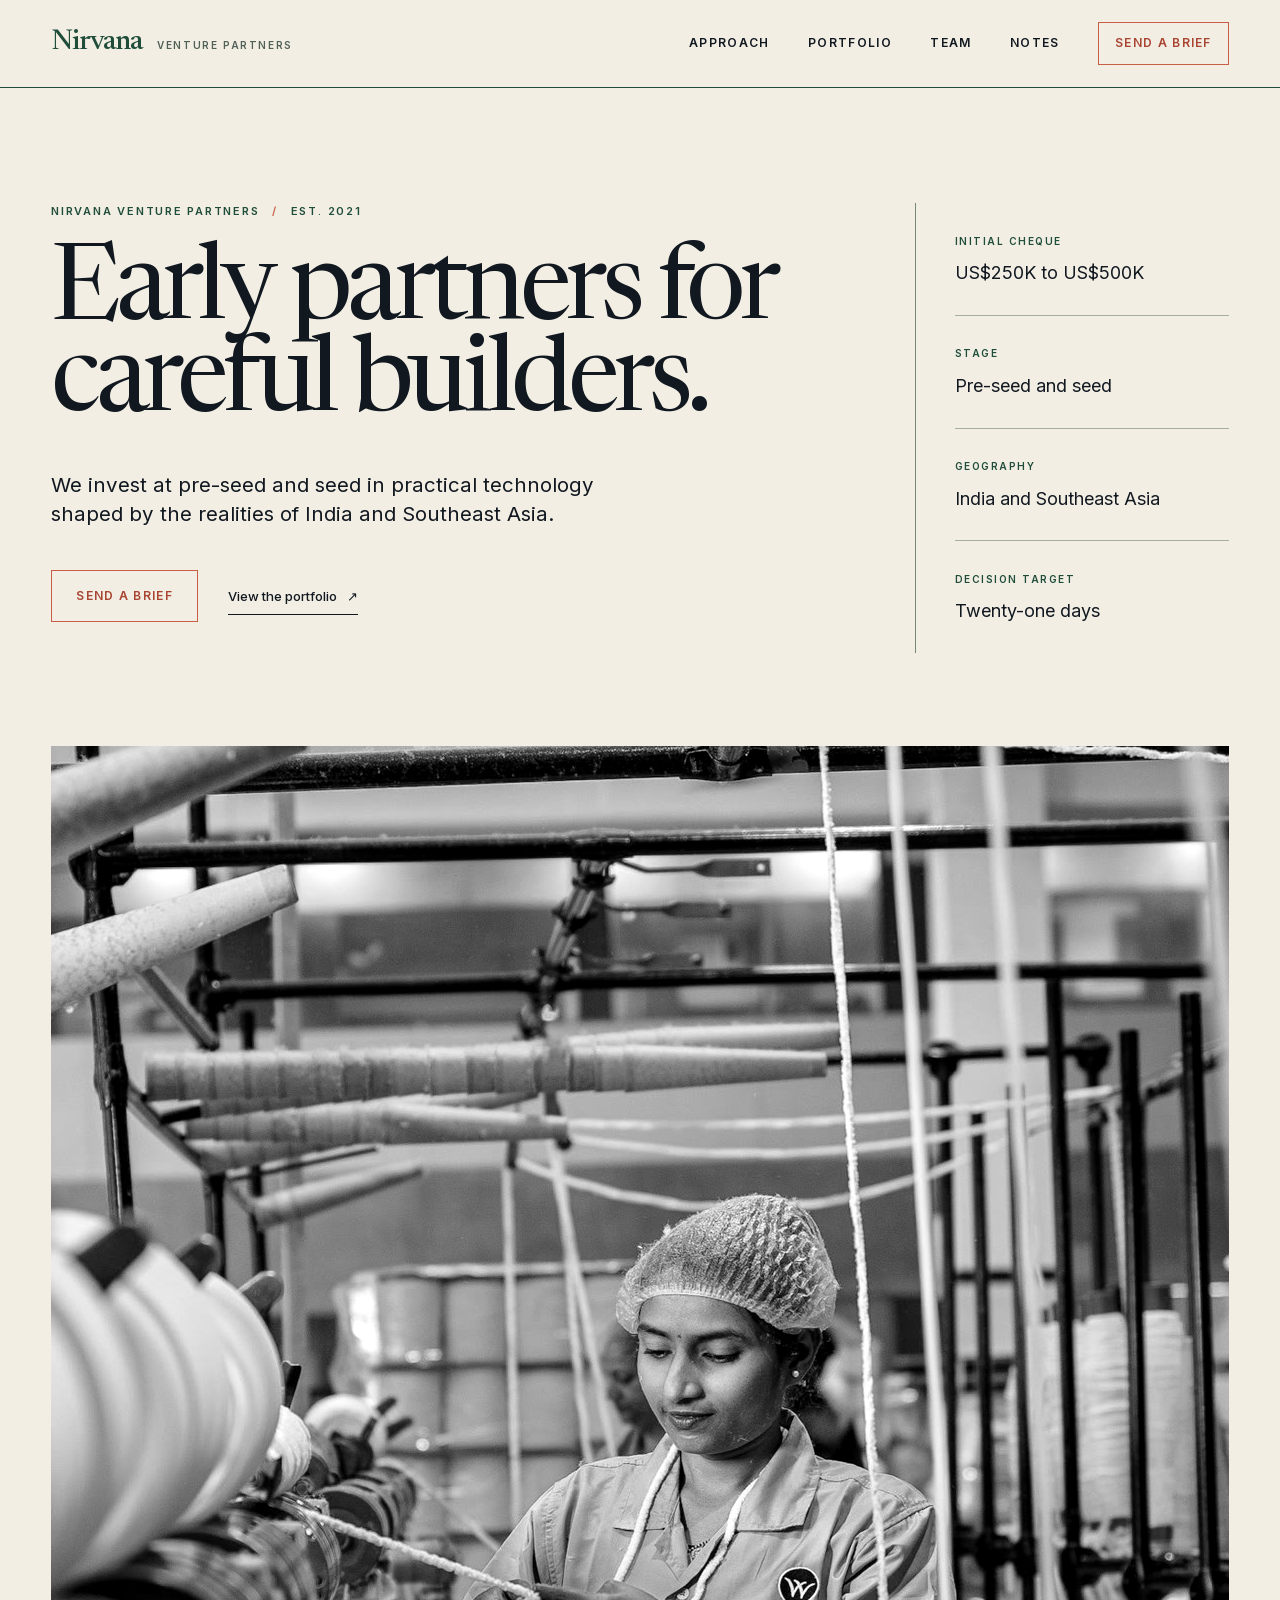
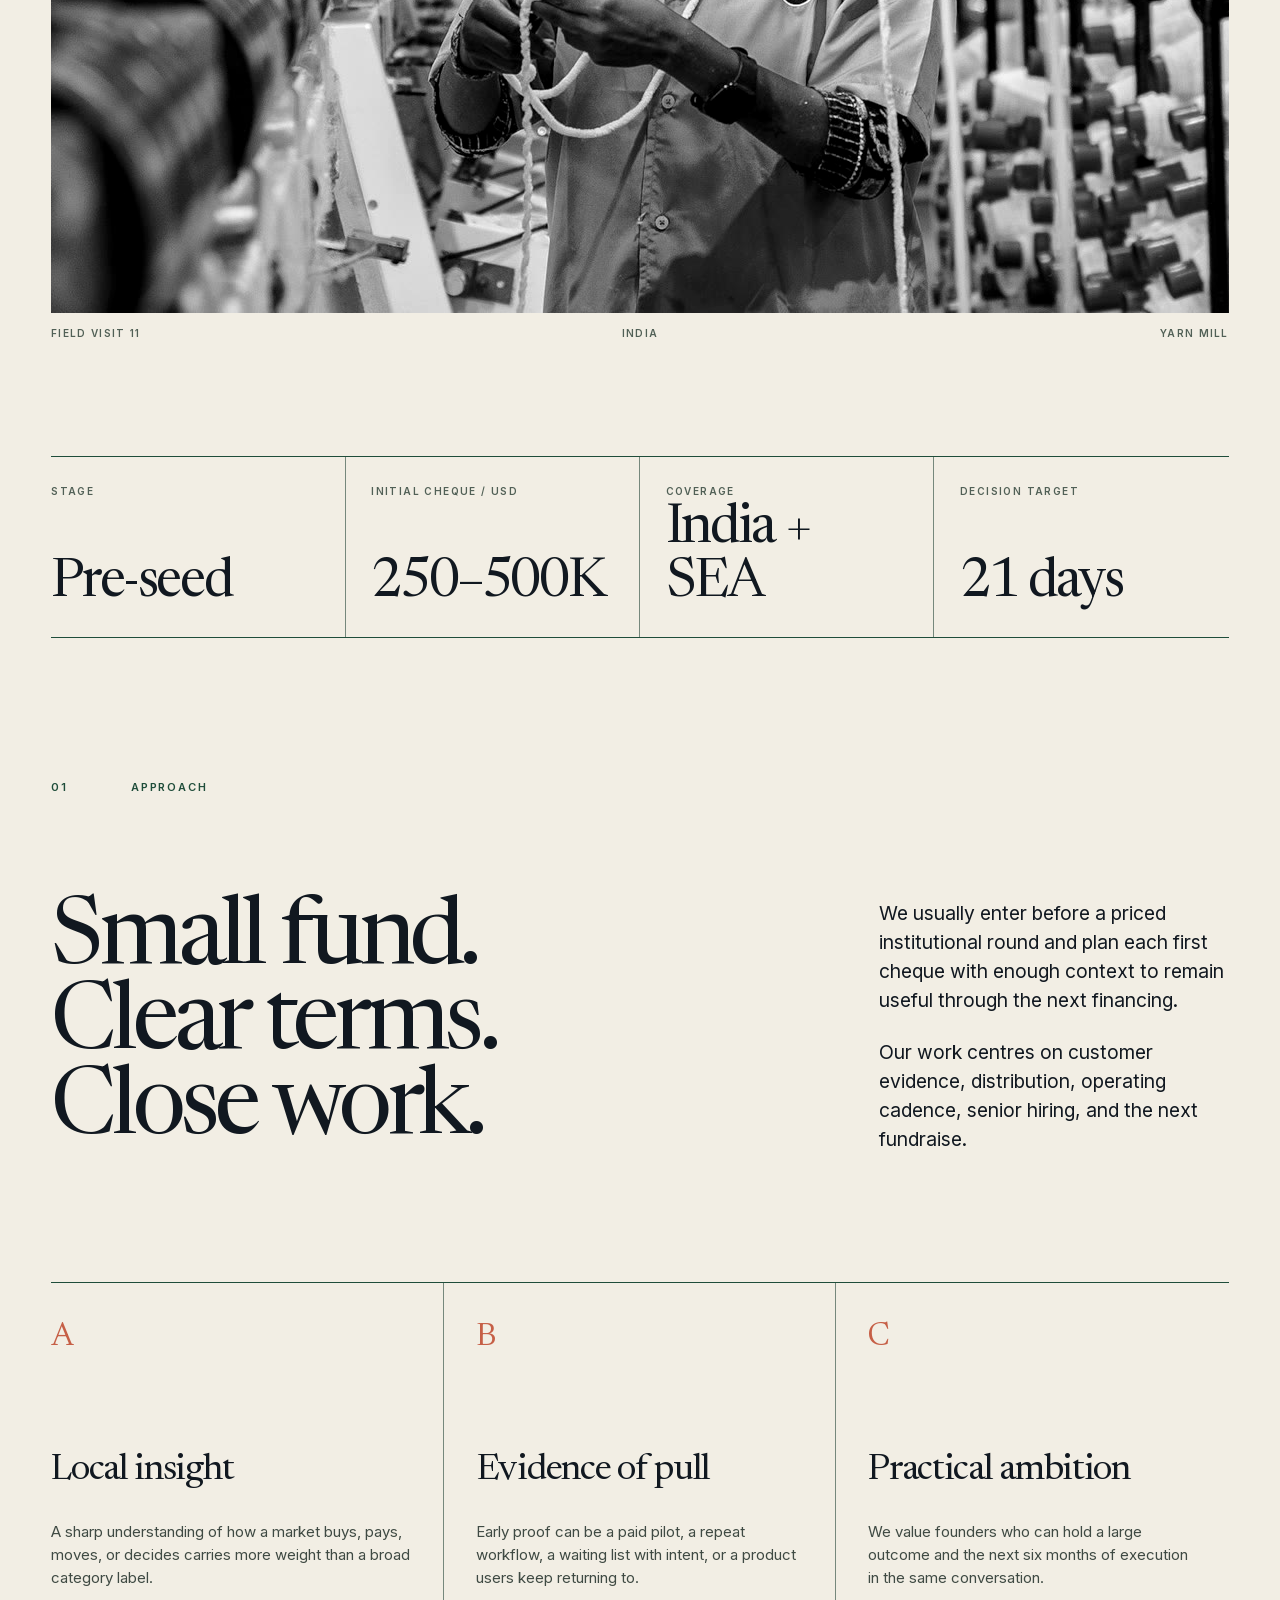
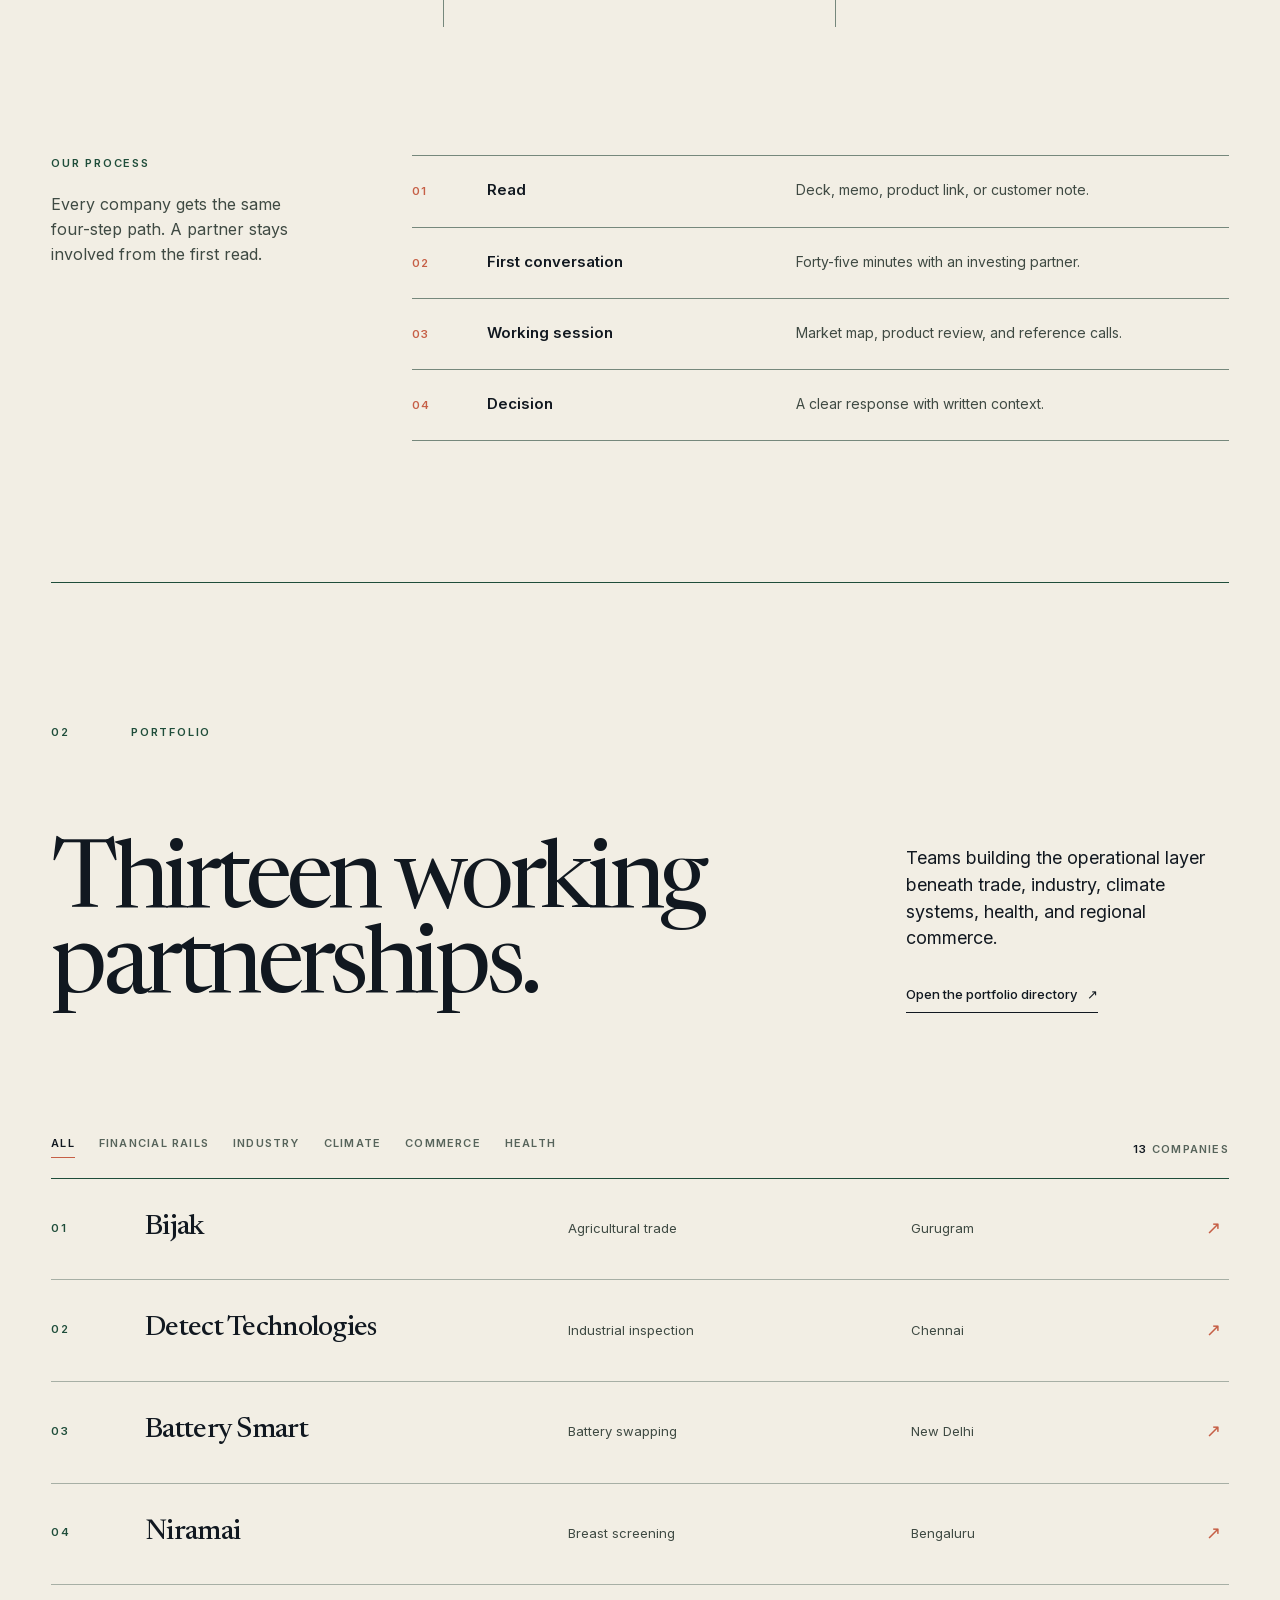
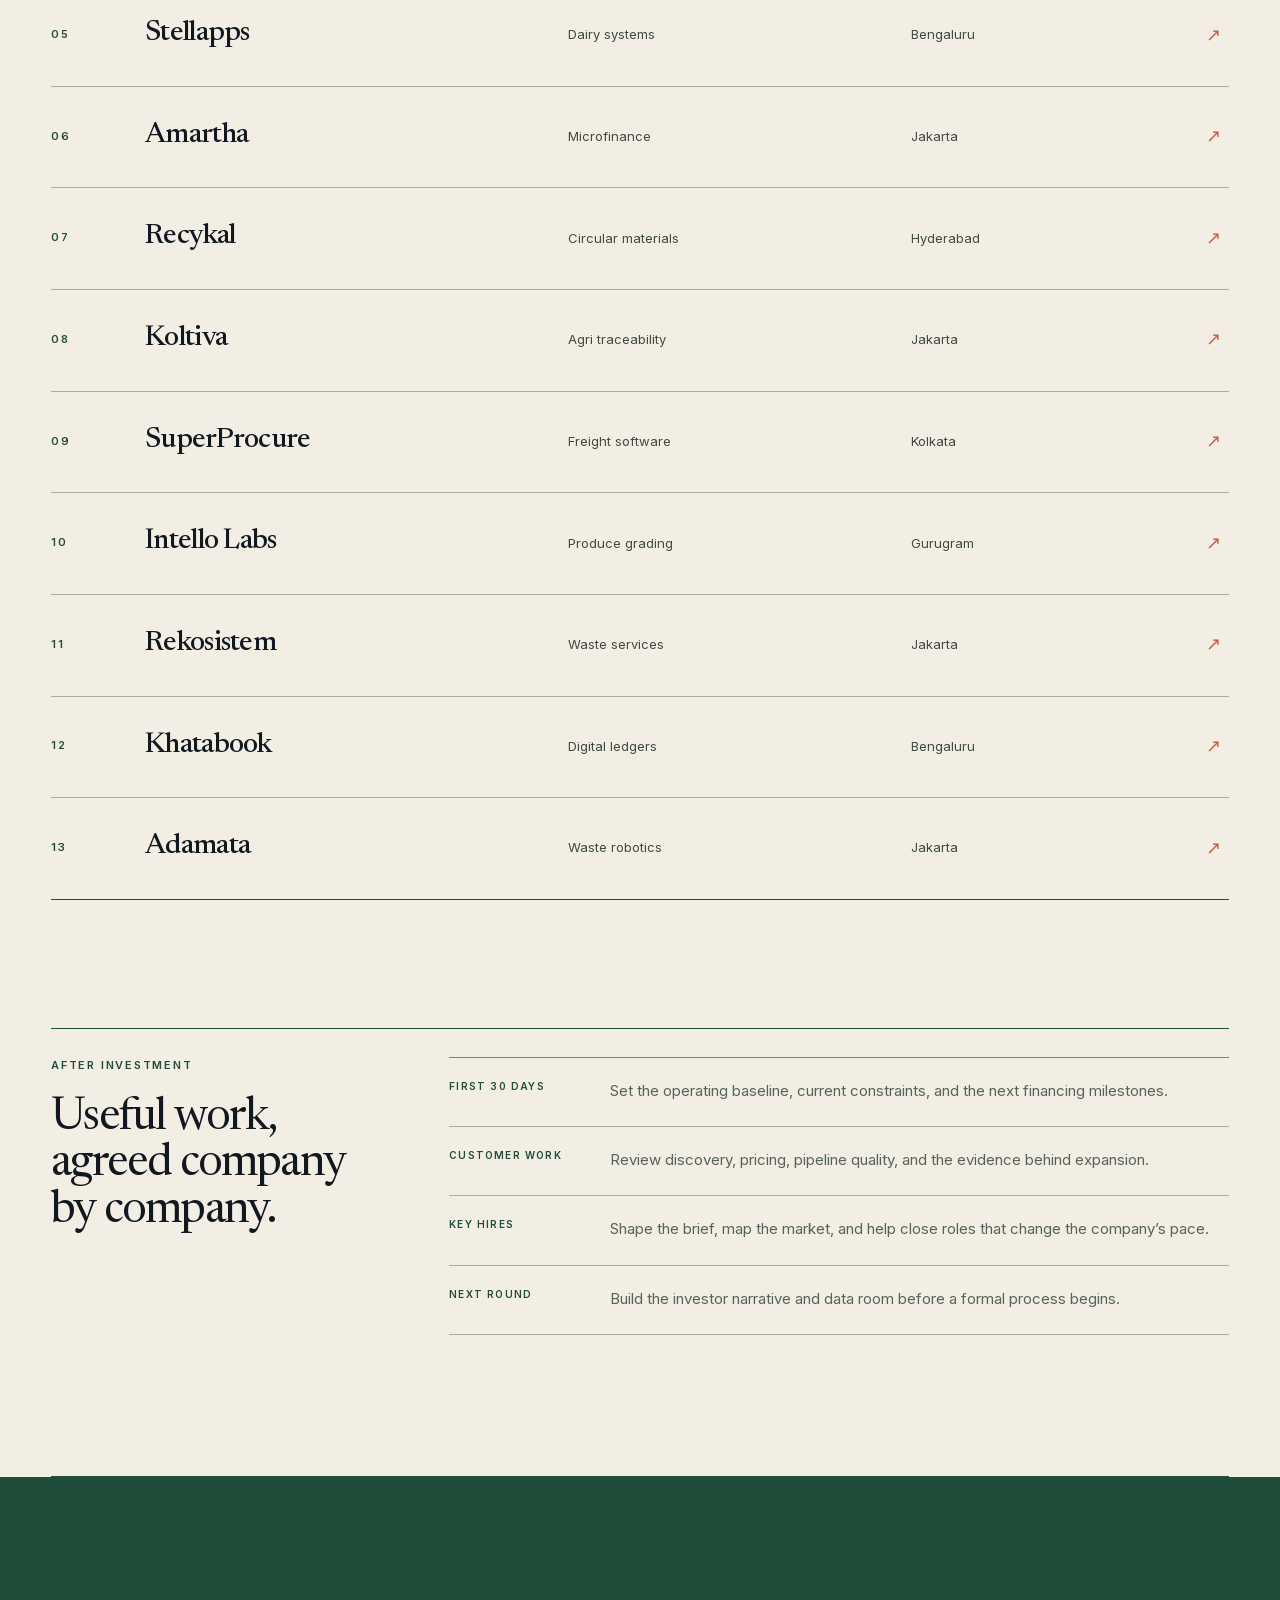
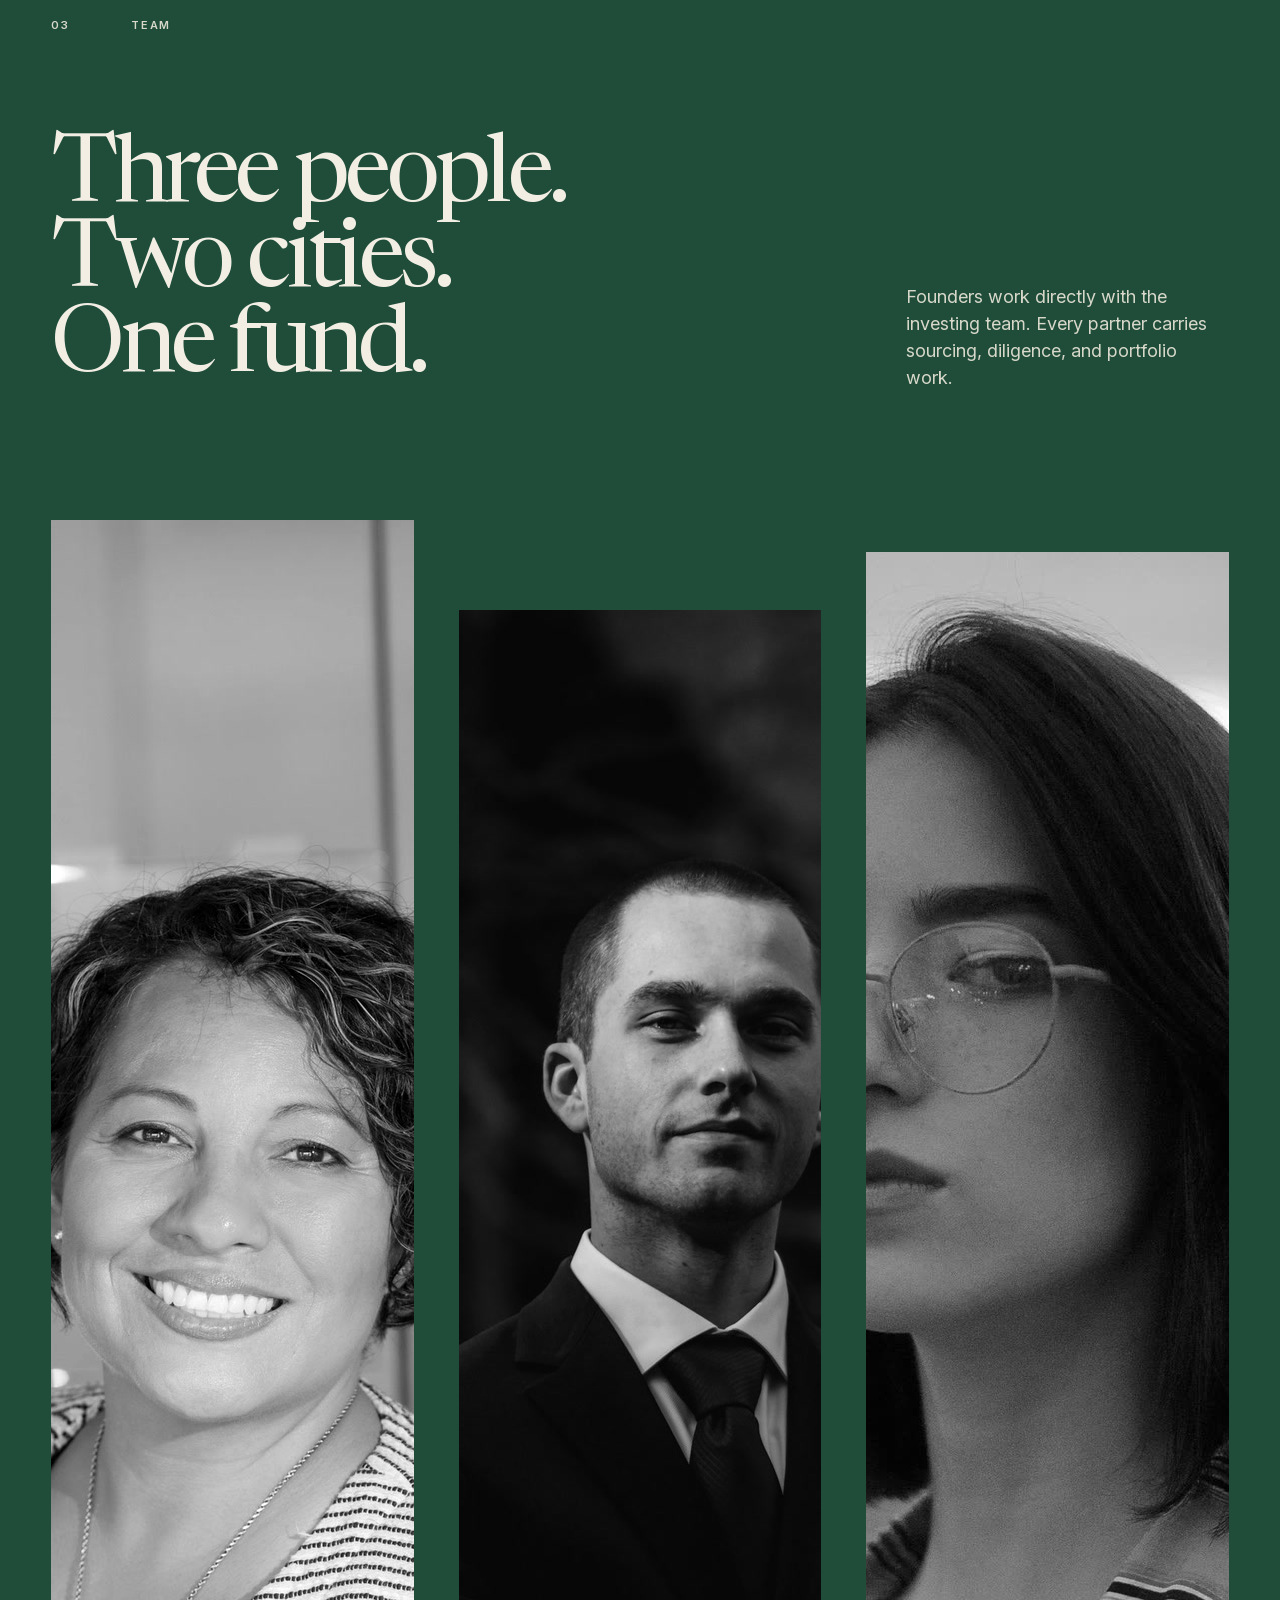
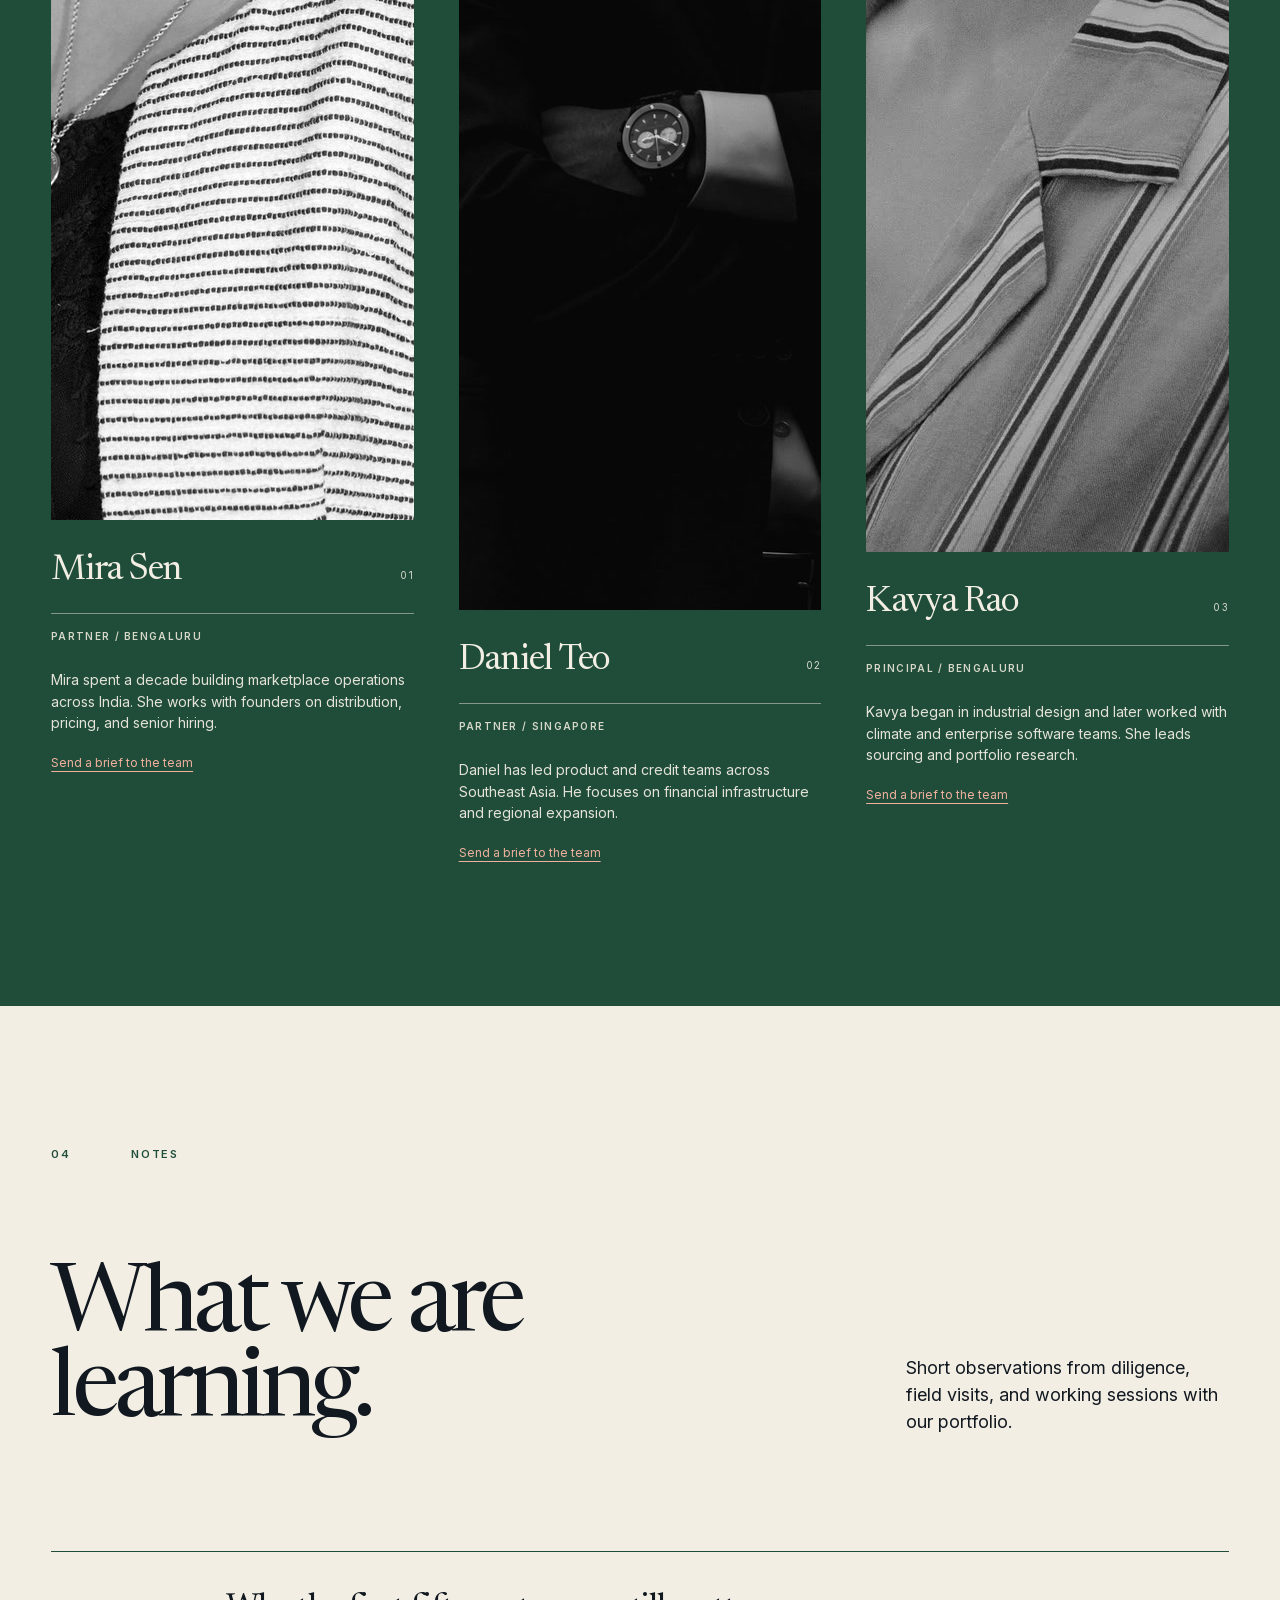
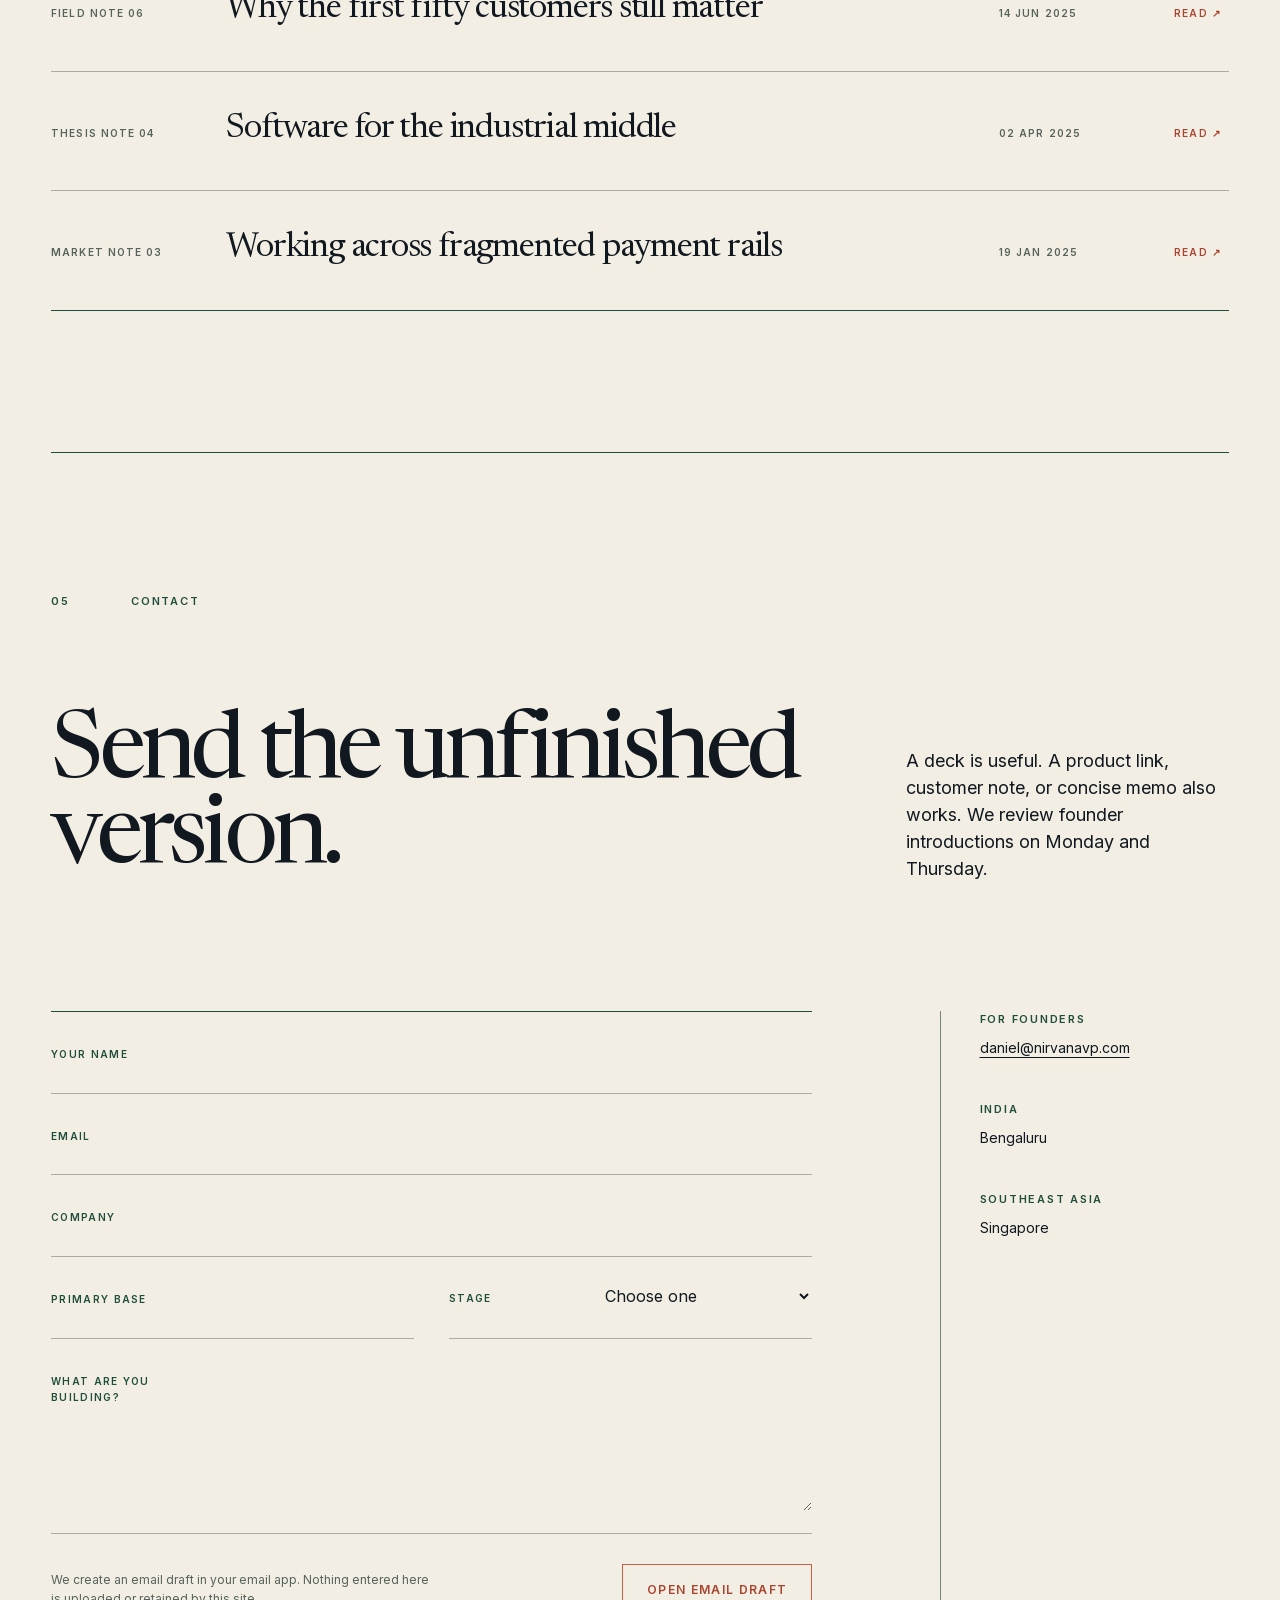
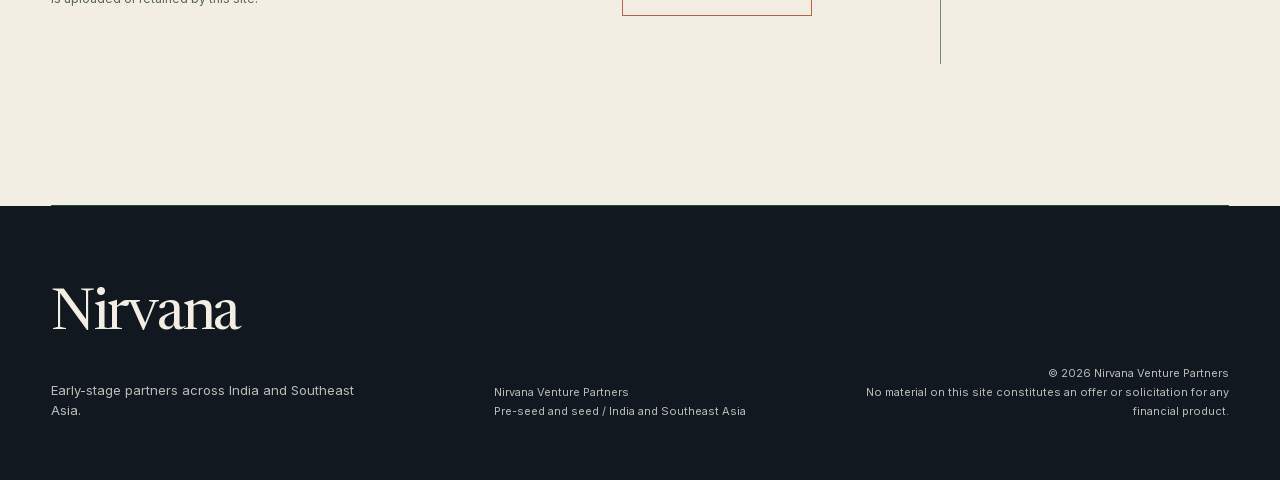
<file: index.html>
<!DOCTYPE html>
<html lang="en">
<head>
  <meta charset="utf-8">
  <meta name="viewport" content="width=device-width, initial-scale=1">
  <meta name="description" content="Nirvana Venture Partners is an early-stage investment firm backing practical technology across India and Southeast Asia.">
  <meta name="theme-color" content="#f2eee4">
  <meta property="og:title" content="Nirvana Venture Partners">
  <meta property="og:description" content="Early partners for careful builders across India and Southeast Asia.">
  <meta property="og:type" content="website">
  <meta property="og:url" content="https://nirvanavp.com/">
  <meta property="og:site_name" content="Nirvana Venture Partners">
  <meta property="og:image" content="https://nirvanavp.com/assets/images/yarn-mill-floor.jpg">
  <meta property="og:image:width" content="2200">
  <meta property="og:image:height" content="1167">
  <meta property="og:image:alt" content="A mill worker guiding yarn through spinning machinery on a factory floor">
  <meta name="twitter:card" content="summary_large_image">
  <link rel="canonical" href="https://nirvanavp.com/">
  <title>Nirvana Venture Partners</title>
  <link rel="icon" href="assets/favicon.svg" type="image/svg+xml">
  <link rel="preload" href="assets/fonts/newsreader-latin.woff2" as="font" type="font/woff2" crossorigin>
  <link rel="preload" href="assets/fonts/inter-latin.woff2" as="font" type="font/woff2" crossorigin>
  <link rel="preload" href="assets/images/yarn-mill-floor.jpg" as="image">
  <script>document.documentElement.classList.add('js')</script>
  <link rel="stylesheet" href="styles.css">
</head>
<body>
  <a class="skip-link" href="#main-content">Skip to content</a>

  <header class="site-header" id="top">
    <a class="brand" href="#top" aria-label="Nirvana Venture Partners, home">
      <span class="brand-name">Nirvana</span>
      <span class="brand-meta">Venture Partners</span>
    </a>

    <button class="menu-button" type="button" aria-expanded="false" aria-controls="site-nav">
      <span>Menu</span>
      <span class="menu-glyph" aria-hidden="true"><i></i><i></i></span>
    </button>

    <nav class="site-nav" id="site-nav" aria-label="Primary navigation">
      <a href="#approach">Approach</a>
      <a href="portfolio.html">Portfolio</a>
      <a href="#team">Team</a>
      <a href="#notes">Notes</a>
      <a class="nav-contact" href="#contact">Send a brief</a>
    </nav>
  </header>

  <main id="main-content">
    <section class="hero" aria-labelledby="hero-title">
      <div class="hero-copy reveal">
        <p class="eyebrow">Nirvana Venture Partners <span>/</span> Est. 2021</p>
        <h1 id="hero-title">Early partners for careful builders.</h1>
        <p class="hero-intro">We invest at pre-seed and seed in practical technology shaped by the realities of India and Southeast Asia.</p>
        <div class="hero-actions">
          <a class="button button-primary" href="#contact">Send a brief</a>
          <a class="text-link" href="portfolio.html">View the portfolio <span aria-hidden="true">↗</span></a>
        </div>
      </div>

      <div class="hero-facts reveal">
        <dl>
          <div>
            <dt>Initial cheque</dt>
            <dd>US$250K to US$500K</dd>
          </div>
          <div>
            <dt>Stage</dt>
            <dd>Pre-seed and seed</dd>
          </div>
          <div>
            <dt>Geography</dt>
            <dd>India and Southeast Asia</dd>
          </div>
          <div>
            <dt>Decision target</dt>
            <dd>Twenty-one days</dd>
          </div>
        </dl>
      </div>

      <figure class="hero-image reveal">
        <img src="assets/images/yarn-mill-floor.jpg" alt="A mill worker guiding yarn through spinning machinery on a factory floor" width="2200" height="1167">
        <figcaption><span>Field visit 11</span><span>India</span><span>Yarn mill</span></figcaption>
      </figure>
    </section>

    <section class="fund-strip" aria-label="Fund overview">
      <div class="stat reveal"><span>Stage</span><strong>Pre-seed</strong></div>
      <div class="stat reveal"><span>Initial cheque / USD</span><strong>250–500K</strong></div>
      <div class="stat reveal"><span>Coverage</span><strong>India + SEA</strong></div>
      <div class="stat reveal"><span>Decision target</span><strong>21 days</strong></div>
    </section>

    <section class="section approach" id="approach" aria-labelledby="approach-title">
      <div class="section-index reveal">
        <span>01</span>
        <span>Approach</span>
      </div>

      <div class="section-heading reveal">
        <h2 id="approach-title">Small fund.<br>Clear terms.<br>Close work.</h2>
        <div class="section-intro">
          <p>We usually enter before a priced institutional round and plan each first cheque with enough context to remain useful through the next financing.</p>
          <p>Our work centres on customer evidence, distribution, operating cadence, senior hiring, and the next fundraise.</p>
        </div>
      </div>

      <div class="principles">
        <article class="principle reveal">
          <span class="principle-number">A</span>
          <h3>Local insight</h3>
          <p>A sharp understanding of how a market buys, pays, moves, or decides carries more weight than a broad category label.</p>
        </article>
        <article class="principle reveal">
          <span class="principle-number">B</span>
          <h3>Evidence of pull</h3>
          <p>Early proof can be a paid pilot, a repeat workflow, a waiting list with intent, or a product users keep returning to.</p>
        </article>
        <article class="principle reveal">
          <span class="principle-number">C</span>
          <h3>Practical ambition</h3>
          <p>We value founders who can hold a large outcome and the next six months of execution in the same conversation.</p>
        </article>
      </div>

      <div class="process-wrap">
        <div class="process-heading reveal">
          <p class="overline">Our process</p>
          <p>Every company gets the same four-step path. A partner stays involved from the first read.</p>
        </div>
        <ol class="process-list">
          <li class="reveal"><span>01</span><strong>Read</strong><p>Deck, memo, product link, or customer note.</p></li>
          <li class="reveal"><span>02</span><strong>First conversation</strong><p>Forty-five minutes with an investing partner.</p></li>
          <li class="reveal"><span>03</span><strong>Working session</strong><p>Market map, product review, and reference calls.</p></li>
          <li class="reveal"><span>04</span><strong>Decision</strong><p>A clear response with written context.</p></li>
        </ol>
      </div>
    </section>

    <section class="section portfolio" id="portfolio" aria-labelledby="portfolio-title">
      <div class="section-index reveal">
        <span>02</span>
        <span>Portfolio</span>
      </div>

      <div class="portfolio-heading reveal">
        <h2 id="portfolio-title">Thirteen working partnerships.</h2>
        <div class="portfolio-heading-copy">
          <p>Teams building the operational layer beneath trade, industry, climate systems, health, and regional commerce.</p>
          <a class="text-link" href="portfolio.html">Open the portfolio directory <span aria-hidden="true">↗</span></a>
        </div>
      </div>

      <div class="portfolio-tools reveal">
        <div class="filters" role="group" aria-label="Filter portfolio by sector">
          <button class="filter-button active" type="button" data-filter="all" aria-pressed="true">All</button>
          <button class="filter-button" type="button" data-filter="financial" aria-pressed="false">Financial rails</button>
          <button class="filter-button" type="button" data-filter="industry" aria-pressed="false">Industry</button>
          <button class="filter-button" type="button" data-filter="climate" aria-pressed="false">Climate</button>
          <button class="filter-button" type="button" data-filter="commerce" aria-pressed="false">Commerce</button>
          <button class="filter-button" type="button" data-filter="health" aria-pressed="false">Health</button>
        </div>
        <p class="portfolio-count" aria-live="polite"><span>13</span> companies</p>
      </div>

      <div class="portfolio-ledger">
        <button class="portfolio-row reveal" type="button" data-sector="commerce" data-project="bijak">
          <span class="portfolio-number">01</span><strong>Bijak</strong><span>Agricultural trade</span><span>Gurugram</span><span aria-hidden="true">↗</span>
        </button>
        <button class="portfolio-row reveal" type="button" data-sector="industry" data-project="detect">
          <span class="portfolio-number">02</span><strong>Detect Technologies</strong><span>Industrial inspection</span><span>Chennai</span><span aria-hidden="true">↗</span>
        </button>
        <button class="portfolio-row reveal" type="button" data-sector="climate" data-project="batterysmart">
          <span class="portfolio-number">03</span><strong>Battery Smart</strong><span>Battery swapping</span><span>New Delhi</span><span aria-hidden="true">↗</span>
        </button>
        <button class="portfolio-row reveal" type="button" data-sector="health" data-project="niramai">
          <span class="portfolio-number">04</span><strong>Niramai</strong><span>Breast screening</span><span>Bengaluru</span><span aria-hidden="true">↗</span>
        </button>
        <button class="portfolio-row reveal" type="button" data-sector="industry" data-project="stellapps">
          <span class="portfolio-number">05</span><strong>Stellapps</strong><span>Dairy systems</span><span>Bengaluru</span><span aria-hidden="true">↗</span>
        </button>
        <button class="portfolio-row reveal" type="button" data-sector="financial" data-project="amartha">
          <span class="portfolio-number">06</span><strong>Amartha</strong><span>Microfinance</span><span>Jakarta</span><span aria-hidden="true">↗</span>
        </button>
        <button class="portfolio-row reveal" type="button" data-sector="climate" data-project="recykal">
          <span class="portfolio-number">07</span><strong>Recykal</strong><span>Circular materials</span><span>Hyderabad</span><span aria-hidden="true">↗</span>
        </button>
        <button class="portfolio-row reveal" type="button" data-sector="industry" data-project="koltiva">
          <span class="portfolio-number">08</span><strong>Koltiva</strong><span>Agri traceability</span><span>Jakarta</span><span aria-hidden="true">↗</span>
        </button>
        <button class="portfolio-row reveal" type="button" data-sector="commerce" data-project="superprocure">
          <span class="portfolio-number">09</span><strong>SuperProcure</strong><span>Freight software</span><span>Kolkata</span><span aria-hidden="true">↗</span>
        </button>
        <button class="portfolio-row reveal" type="button" data-sector="industry" data-project="intellolabs">
          <span class="portfolio-number">10</span><strong>Intello Labs</strong><span>Produce grading</span><span>Gurugram</span><span aria-hidden="true">↗</span>
        </button>
        <button class="portfolio-row reveal" type="button" data-sector="climate" data-project="rekosistem">
          <span class="portfolio-number">11</span><strong>Rekosistem</strong><span>Waste services</span><span>Jakarta</span><span aria-hidden="true">↗</span>
        </button>
        <button class="portfolio-row reveal" type="button" data-sector="financial" data-project="khatabook">
          <span class="portfolio-number">12</span><strong>Khatabook</strong><span>Digital ledgers</span><span>Bengaluru</span><span aria-hidden="true">↗</span>
        </button>
        <button class="portfolio-row reveal" type="button" data-sector="climate" data-project="adamata">
          <span class="portfolio-number">13</span><strong>Adamata</strong><span>Waste robotics</span><span>Jakarta</span><span aria-hidden="true">↗</span>
        </button>
      </div>

      <section class="portfolio-support" aria-labelledby="portfolio-support-title">
        <div class="portfolio-support-heading reveal">
          <p class="overline">After investment</p>
          <h3 id="portfolio-support-title">Useful work, agreed company by company.</h3>
        </div>
        <dl class="portfolio-support-list">
          <div class="reveal"><dt>First 30 days</dt><dd>Set the operating baseline, current constraints, and the next financing milestones.</dd></div>
          <div class="reveal"><dt>Customer work</dt><dd>Review discovery, pricing, pipeline quality, and the evidence behind expansion.</dd></div>
          <div class="reveal"><dt>Key hires</dt><dd>Shape the brief, map the market, and help close roles that change the company’s pace.</dd></div>
          <div class="reveal"><dt>Next round</dt><dd>Build the investor narrative and data room before a formal process begins.</dd></div>
        </dl>
      </section>
    </section>

    <section class="section team" id="team" aria-labelledby="team-title">
      <div class="section-index reveal">
        <span>03</span>
        <span>Team</span>
      </div>

      <div class="team-heading reveal">
        <h2 id="team-title">Three people.<br>Two cities.<br>One fund.</h2>
        <p>Founders work directly with the investing team. Every partner carries sourcing, diligence, and portfolio work.</p>
      </div>

      <div class="team-grid">
        <article class="person reveal">
          <figure><img src="assets/images/mira-sen-office.jpg" alt="Mira Sen, Partner" width="1200" height="1600" loading="lazy"></figure>
          <div class="person-line"><h3>Mira Sen</h3><span>01</span></div>
          <p class="person-role">Partner / Bengaluru</p>
          <p class="person-bio">Mira spent a decade building marketplace operations across India. She works with founders on distribution, pricing, and senior hiring.</p>
          <a href="#contact">Send a brief to the team</a>
        </article>
        <article class="person reveal">
          <figure><img src="assets/images/daniel-teo-portrait.jpg" alt="Daniel Teo, Partner" width="1200" height="1600" loading="lazy"></figure>
          <div class="person-line"><h3>Daniel Teo</h3><span>02</span></div>
          <p class="person-role">Partner / Singapore</p>
          <p class="person-bio">Daniel has led product and credit teams across Southeast Asia. He focuses on financial infrastructure and regional expansion.</p>
          <a href="#contact">Send a brief to the team</a>
        </article>
        <article class="person reveal">
          <figure><img src="assets/images/kavya-rao-portrait.jpg" alt="Kavya Rao, Principal" width="1200" height="1600" loading="lazy"></figure>
          <div class="person-line"><h3>Kavya Rao</h3><span>03</span></div>
          <p class="person-role">Principal / Bengaluru</p>
          <p class="person-bio">Kavya began in industrial design and later worked with climate and enterprise software teams. She leads sourcing and portfolio research.</p>
          <a href="#contact">Send a brief to the team</a>
        </article>
      </div>
    </section>

    <section class="section notes" id="notes" aria-labelledby="notes-title">
      <div class="section-index reveal">
        <span>04</span>
        <span>Notes</span>
      </div>

      <div class="notes-heading reveal">
        <h2 id="notes-title">What we are learning.</h2>
        <p>Short observations from diligence, field visits, and working sessions with our portfolio.</p>
      </div>

      <div class="notes-list">
        <button class="note-row reveal" type="button" data-note="customers">
          <span>Field note 06</span><strong>Why the first fifty customers still matter</strong><time datetime="2025-06-14">14 Jun 2025</time><span aria-hidden="true">Read ↗</span>
        </button>
        <button class="note-row reveal" type="button" data-note="industrial">
          <span>Thesis note 04</span><strong>Software for the industrial middle</strong><time datetime="2025-04-02">02 Apr 2025</time><span aria-hidden="true">Read ↗</span>
        </button>
        <button class="note-row reveal" type="button" data-note="payments">
          <span>Market note 03</span><strong>Working across fragmented payment rails</strong><time datetime="2025-01-19">19 Jan 2025</time><span aria-hidden="true">Read ↗</span>
        </button>
      </div>
    </section>

    <section class="section contact" id="contact" aria-labelledby="contact-title">
      <div class="section-index reveal">
        <span>05</span>
        <span>Contact</span>
      </div>

      <div class="contact-heading reveal">
        <h2 id="contact-title">Send the unfinished version.</h2>
        <p>A deck is useful. A product link, customer note, or concise memo also works. We review founder introductions on Monday and Thursday.</p>
      </div>

      <div class="contact-layout">
        <form class="brief-form reveal" id="brief-form" data-recipient="daniel@nirvanavp.com">
          <div class="form-row">
            <label for="name">Your name</label>
            <input id="name" name="name" type="text" autocomplete="name" maxlength="100" required>
          </div>
          <div class="form-row">
            <label for="email">Email</label>
            <input id="email" name="email" type="email" autocomplete="email" maxlength="254" required>
          </div>
          <div class="form-row">
            <label for="company">Company</label>
            <input id="company" name="company" type="text" autocomplete="organization" maxlength="120" required>
          </div>
          <div class="form-split">
            <div class="form-row">
              <label for="base">Primary base</label>
              <input id="base" name="base" type="text" maxlength="100" required>
            </div>
            <div class="form-row">
              <label for="stage">Stage</label>
              <select id="stage" name="stage" required>
                <option value="">Choose one</option>
                <option>Idea</option>
                <option>Pre-product</option>
                <option>Early revenue</option>
                <option>Seed</option>
              </select>
            </div>
          </div>
          <div class="form-row">
            <label for="note">What are you building?</label>
            <textarea id="note" name="note" rows="5" maxlength="2000" required></textarea>
          </div>
          <div class="form-footer">
            <p>We create an email draft in your email app. Nothing entered here is uploaded or retained by this site.</p>
            <button class="button button-primary" type="submit">Open email draft</button>
          </div>
          <p class="form-status" id="form-status" role="status" tabindex="-1"></p>
        </form>

        <aside class="contact-details reveal" aria-label="Contact details">
          <div>
            <p class="overline">For founders</p>
            <a href="mailto:daniel@nirvanavp.com">daniel@nirvanavp.com</a>
          </div>
          <div>
            <p class="overline">India</p>
            <address>Bengaluru</address>
          </div>
          <div>
            <p class="overline">Southeast Asia</p>
            <address>Singapore</address>
          </div>
        </aside>
      </div>
    </section>
  </main>

  <footer class="site-footer">
    <div class="footer-brand">
      <span>Nirvana</span>
      <p>Early-stage partners across India and Southeast Asia.</p>
    </div>
    <div class="footer-meta">
      <p>Nirvana Venture Partners</p>
      <p>Pre-seed and seed / India and Southeast Asia</p>
    </div>
    <div class="footer-legal">
      <p>© <span id="current-year">2026</span> Nirvana Venture Partners</p>
      <p>No material on this site constitutes an offer or solicitation for any financial product.</p>
    </div>
  </footer>

  <dialog class="detail-dialog" id="portfolio-dialog" aria-labelledby="dialog-company">
    <div class="dialog-bar">
      <span id="dialog-index">01</span>
      <button class="dialog-close" type="button" aria-label="Close portfolio detail">Close ×</button>
    </div>
    <div class="dialog-body">
      <p class="overline" id="dialog-sector">Agricultural trade</p>
      <h2 id="dialog-company">Bijak</h2>
      <p class="dialog-description" id="dialog-description"></p>
      <dl class="dialog-facts">
        <div><dt>Base</dt><dd id="dialog-base"></dd></div>
        <div><dt>First invested</dt><dd id="dialog-year"></dd></div>
        <div><dt>Entry stage</dt><dd id="dialog-stage"></dd></div>
        <div><dt>Partner</dt><dd id="dialog-partner"></dd></div>
      </dl>
      <div class="dialog-actions">
        <a class="button button-secondary" id="dialog-company-link" href="https://bijak.in/" target="_blank" rel="noopener">Visit Bijak ↗</a>
        <a class="button button-primary" id="dialog-profile-link" href="portfolio.html?company=bijak">View Bijak profile</a>
      </div>
    </div>
  </dialog>

  <dialog class="detail-dialog note-dialog" id="note-dialog" aria-labelledby="note-dialog-title">
    <div class="dialog-bar">
      <span id="note-dialog-label">Field note 06</span>
      <button class="dialog-close" type="button" aria-label="Close note">Close ×</button>
    </div>
    <article class="dialog-body">
      <p class="overline" id="note-dialog-date"></p>
      <h2 id="note-dialog-title">Field note</h2>
      <div class="note-copy" id="note-dialog-copy"></div>
    </article>
  </dialog>

  <script src="script.js"></script>
</body>
</html>
</file>
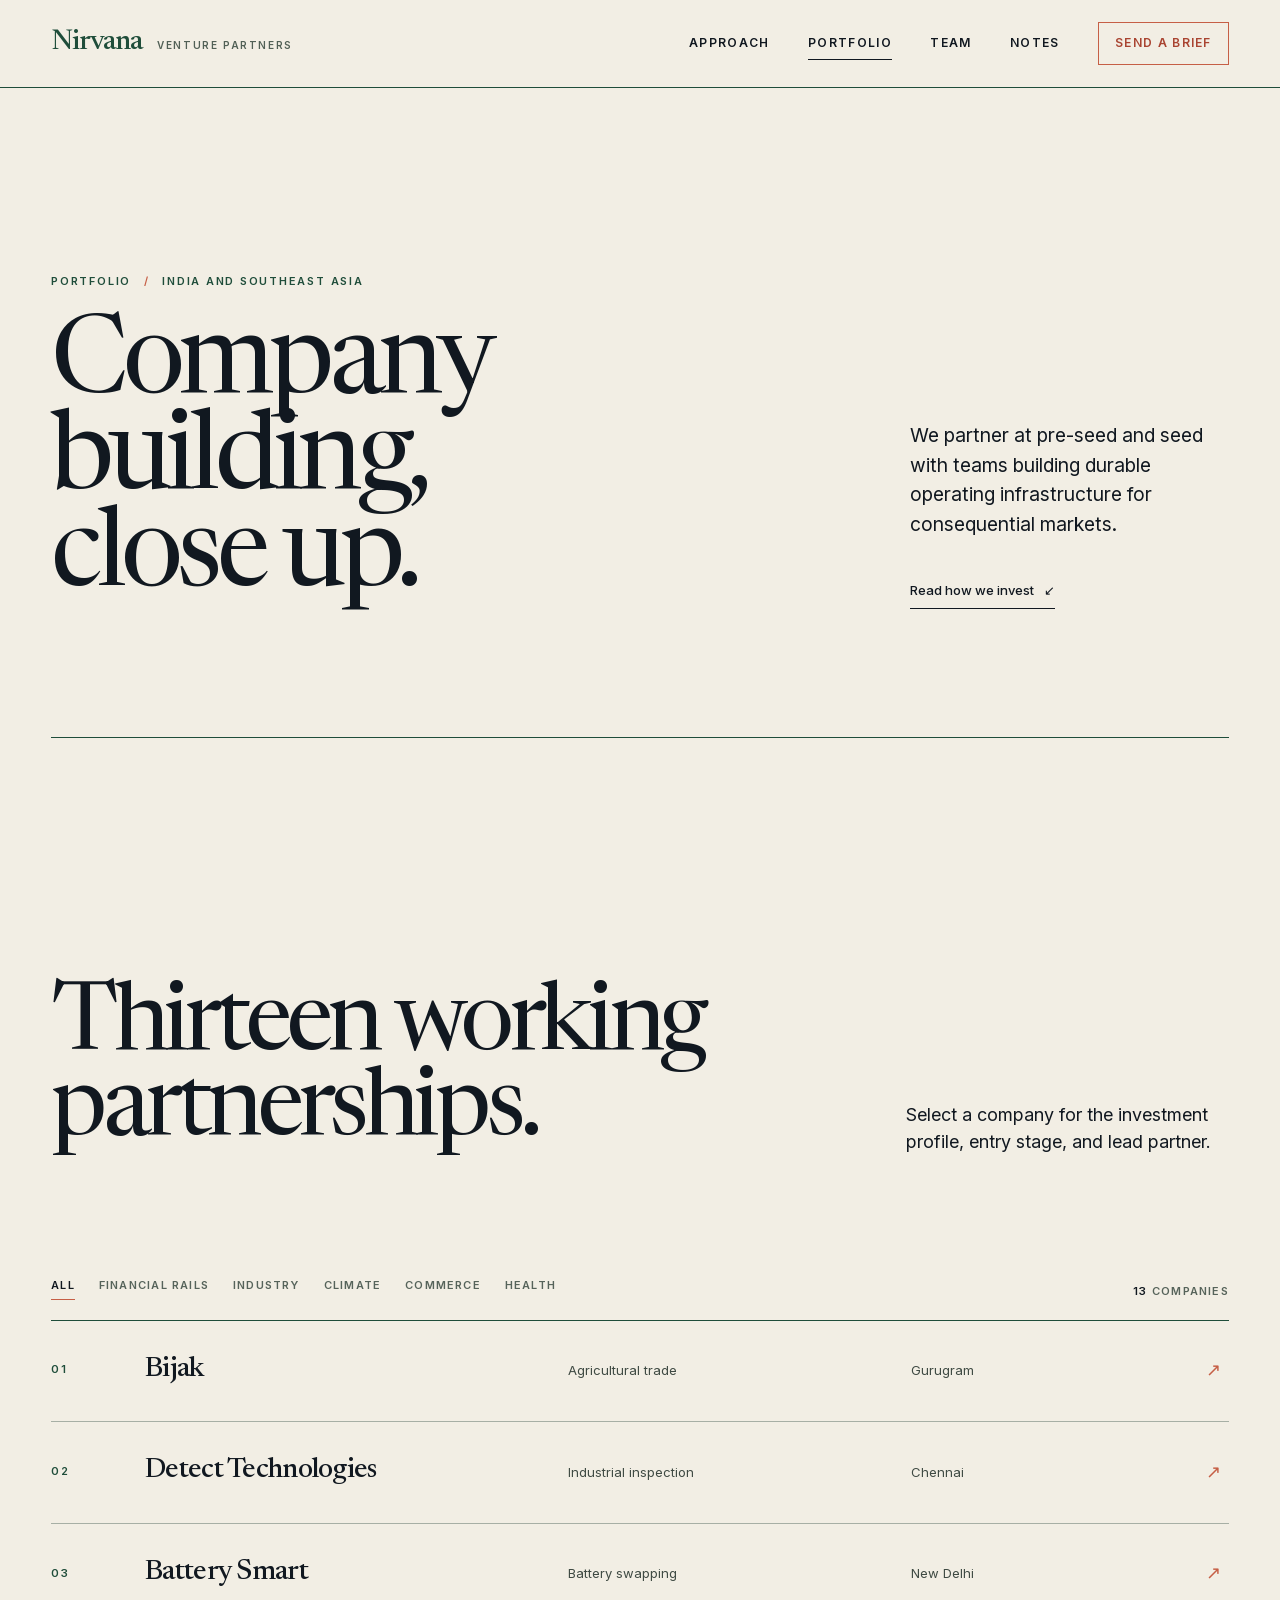
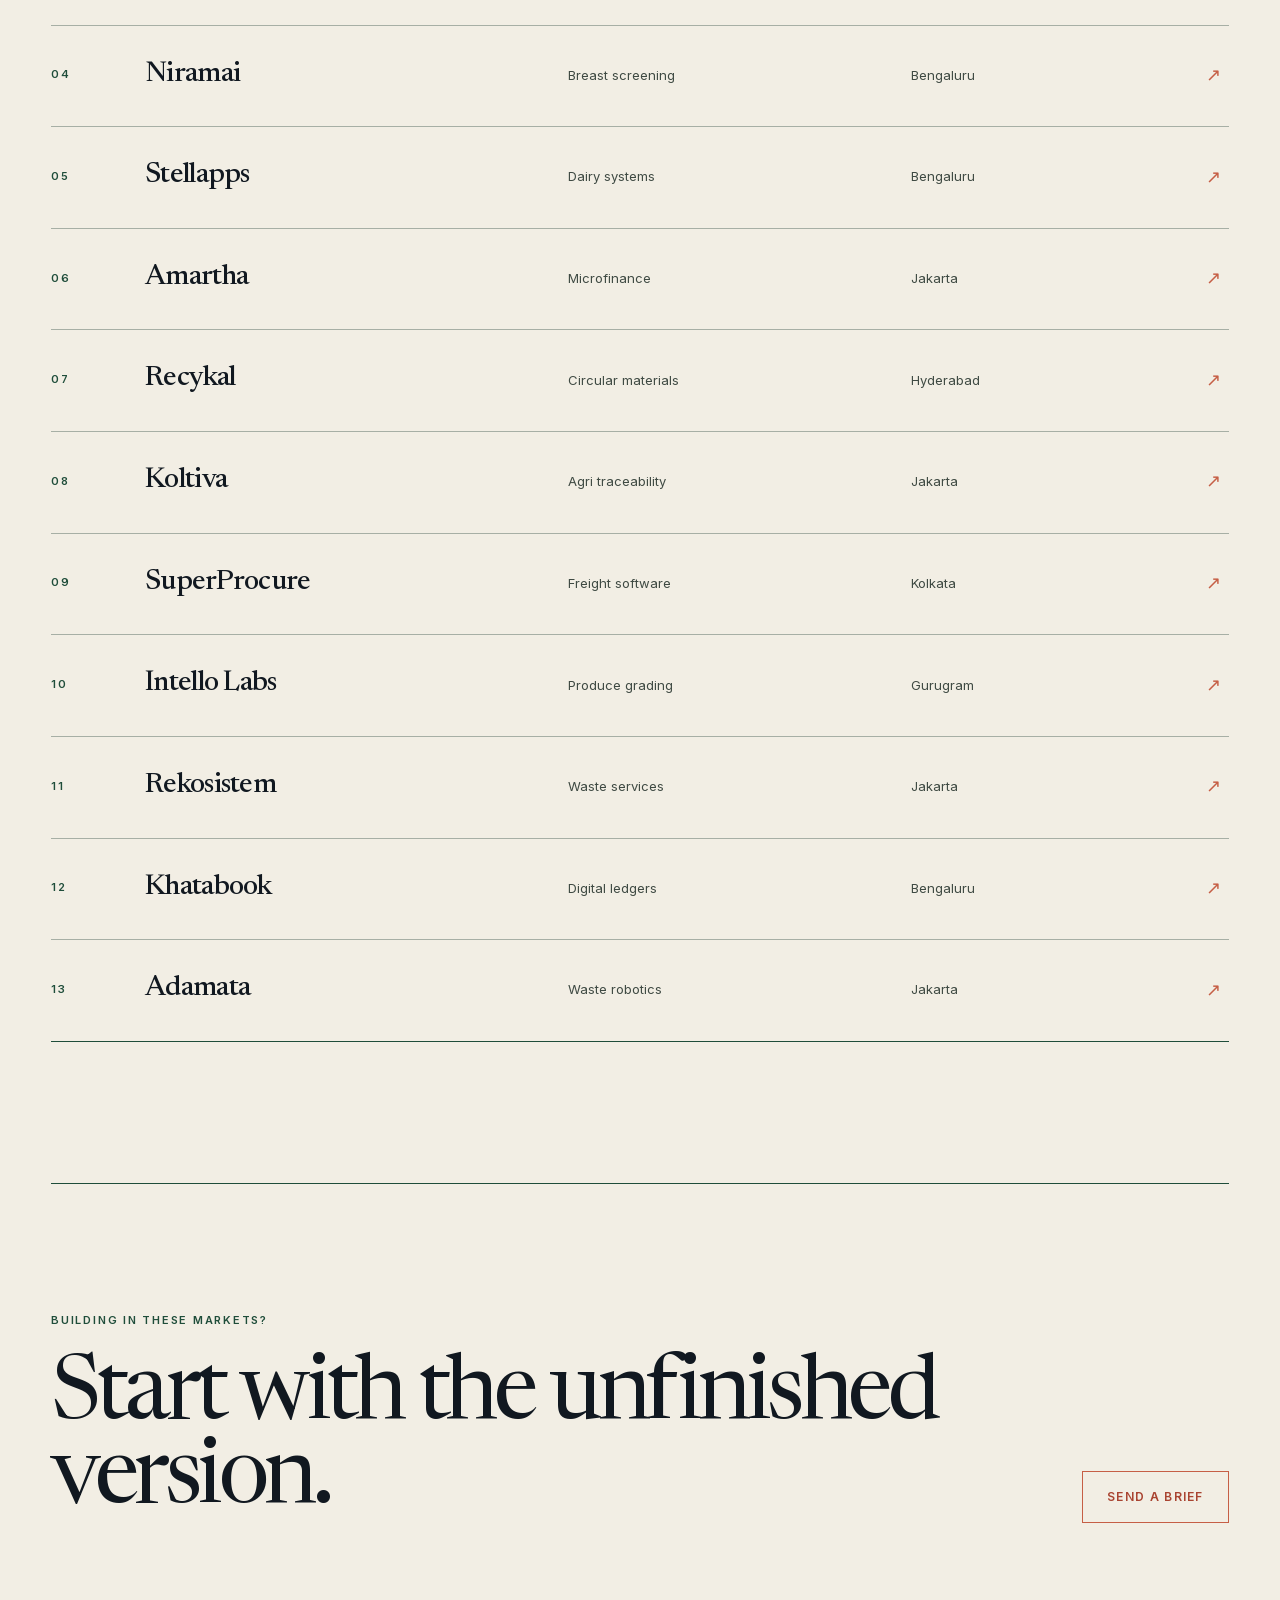
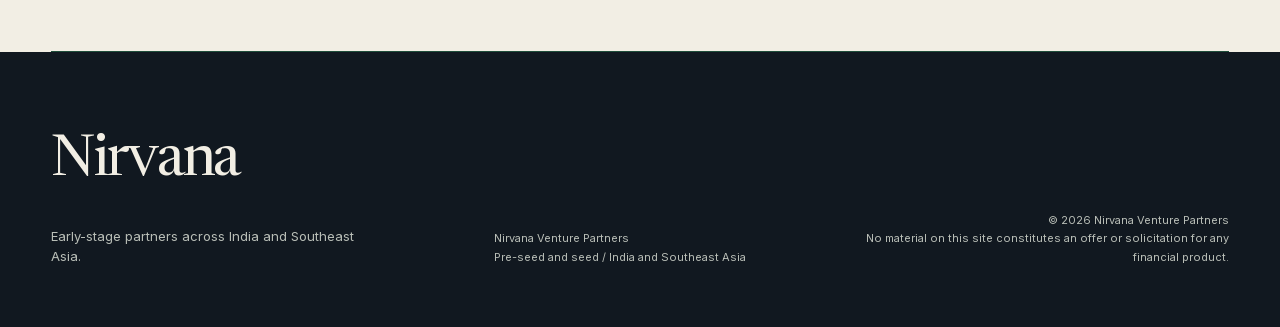
<file: portfolio.html>
<!DOCTYPE html>
<html lang="en">
<head>
  <meta charset="utf-8">
  <meta name="viewport" content="width=device-width, initial-scale=1">
  <meta name="description" content="Meet the companies Nirvana Venture Partners works with across India and Southeast Asia.">
  <meta name="theme-color" content="#f2eee4">
  <meta property="og:title" content="Portfolio / Nirvana Venture Partners">
  <meta property="og:description" content="Practical technology companies across India and Southeast Asia.">
  <meta property="og:type" content="website">
  <meta property="og:url" content="https://nirvanavp.com/portfolio.html">
  <meta property="og:site_name" content="Nirvana Venture Partners">
  <meta property="og:image" content="https://nirvanavp.com/assets/images/yarn-mill-floor.jpg">
  <meta property="og:image:width" content="2200">
  <meta property="og:image:height" content="1167">
  <meta property="og:image:alt" content="A mill worker guiding yarn through spinning machinery on a factory floor">
  <meta name="twitter:card" content="summary_large_image">
  <link rel="canonical" href="https://nirvanavp.com/portfolio.html">
  <title>Portfolio / Nirvana Venture Partners</title>
  <link rel="icon" href="assets/favicon.svg" type="image/svg+xml">
  <link rel="preload" href="assets/fonts/newsreader-latin.woff2" as="font" type="font/woff2" crossorigin>
  <link rel="preload" href="assets/fonts/inter-latin.woff2" as="font" type="font/woff2" crossorigin>
  <script>document.documentElement.classList.add('js')</script>
  <link rel="stylesheet" href="styles.css">
</head>
<body class="portfolio-page">
  <a class="skip-link" href="#main-content">Skip to content</a>

  <header class="site-header" id="top">
    <a class="brand" href="index.html" aria-label="Nirvana Venture Partners, home">
      <span class="brand-name">Nirvana</span>
      <span class="brand-meta">Venture Partners</span>
    </a>

    <button class="menu-button" type="button" aria-expanded="false" aria-controls="site-nav">
      <span>Menu</span>
      <span class="menu-glyph" aria-hidden="true"><i></i><i></i></span>
    </button>

    <nav class="site-nav" id="site-nav" aria-label="Primary navigation">
      <a href="index.html#approach">Approach</a>
      <a href="portfolio.html" aria-current="page">Portfolio</a>
      <a href="index.html#team">Team</a>
      <a href="index.html#notes">Notes</a>
      <a class="nav-contact" href="index.html#contact">Send a brief</a>
    </nav>
  </header>

  <main id="main-content">
    <section class="portfolio-page-hero" aria-labelledby="portfolio-page-title">
      <div class="portfolio-page-title reveal">
        <p class="eyebrow">Portfolio <span>/</span> India and Southeast Asia</p>
        <h1 id="portfolio-page-title">Company building,<br>close up.</h1>
      </div>
      <div class="portfolio-page-intro reveal">
        <p>We partner at pre-seed and seed with teams building durable operating infrastructure for consequential markets.</p>
        <a class="text-link" href="index.html#approach">Read how we invest <span aria-hidden="true">↙</span></a>
      </div>
    </section>

    <section class="section portfolio portfolio-directory" id="portfolio" aria-labelledby="directory-title">
      <div class="section-index reveal">
        <span>01</span>
        <span>Directory</span>
      </div>

      <div class="portfolio-heading reveal">
        <h2 id="directory-title">Thirteen working partnerships.</h2>
        <p>Select a company for the investment profile, entry stage, and lead partner.</p>
      </div>

      <div class="portfolio-tools reveal">
        <div class="filters" role="group" aria-label="Filter portfolio by sector">
          <button class="filter-button active" type="button" data-filter="all" aria-pressed="true">All</button>
          <button class="filter-button" type="button" data-filter="financial" aria-pressed="false">Financial rails</button>
          <button class="filter-button" type="button" data-filter="industry" aria-pressed="false">Industry</button>
          <button class="filter-button" type="button" data-filter="climate" aria-pressed="false">Climate</button>
          <button class="filter-button" type="button" data-filter="commerce" aria-pressed="false">Commerce</button>
          <button class="filter-button" type="button" data-filter="health" aria-pressed="false">Health</button>
        </div>
        <p class="portfolio-count" aria-live="polite"><span>13</span> companies</p>
      </div>

      <div class="portfolio-ledger">
        <button class="portfolio-row reveal" type="button" data-sector="commerce" data-project="bijak">
          <span class="portfolio-number">01</span><strong>Bijak</strong><span>Agricultural trade</span><span>Gurugram</span><span aria-hidden="true">↗</span>
        </button>
        <button class="portfolio-row reveal" type="button" data-sector="industry" data-project="detect">
          <span class="portfolio-number">02</span><strong>Detect Technologies</strong><span>Industrial inspection</span><span>Chennai</span><span aria-hidden="true">↗</span>
        </button>
        <button class="portfolio-row reveal" type="button" data-sector="climate" data-project="batterysmart">
          <span class="portfolio-number">03</span><strong>Battery Smart</strong><span>Battery swapping</span><span>New Delhi</span><span aria-hidden="true">↗</span>
        </button>
        <button class="portfolio-row reveal" type="button" data-sector="health" data-project="niramai">
          <span class="portfolio-number">04</span><strong>Niramai</strong><span>Breast screening</span><span>Bengaluru</span><span aria-hidden="true">↗</span>
        </button>
        <button class="portfolio-row reveal" type="button" data-sector="industry" data-project="stellapps">
          <span class="portfolio-number">05</span><strong>Stellapps</strong><span>Dairy systems</span><span>Bengaluru</span><span aria-hidden="true">↗</span>
        </button>
        <button class="portfolio-row reveal" type="button" data-sector="financial" data-project="amartha">
          <span class="portfolio-number">06</span><strong>Amartha</strong><span>Microfinance</span><span>Jakarta</span><span aria-hidden="true">↗</span>
        </button>
        <button class="portfolio-row reveal" type="button" data-sector="climate" data-project="recykal">
          <span class="portfolio-number">07</span><strong>Recykal</strong><span>Circular materials</span><span>Hyderabad</span><span aria-hidden="true">↗</span>
        </button>
        <button class="portfolio-row reveal" type="button" data-sector="industry" data-project="koltiva">
          <span class="portfolio-number">08</span><strong>Koltiva</strong><span>Agri traceability</span><span>Jakarta</span><span aria-hidden="true">↗</span>
        </button>
        <button class="portfolio-row reveal" type="button" data-sector="commerce" data-project="superprocure">
          <span class="portfolio-number">09</span><strong>SuperProcure</strong><span>Freight software</span><span>Kolkata</span><span aria-hidden="true">↗</span>
        </button>
        <button class="portfolio-row reveal" type="button" data-sector="industry" data-project="intellolabs">
          <span class="portfolio-number">10</span><strong>Intello Labs</strong><span>Produce grading</span><span>Gurugram</span><span aria-hidden="true">↗</span>
        </button>
        <button class="portfolio-row reveal" type="button" data-sector="climate" data-project="rekosistem">
          <span class="portfolio-number">11</span><strong>Rekosistem</strong><span>Waste services</span><span>Jakarta</span><span aria-hidden="true">↗</span>
        </button>
        <button class="portfolio-row reveal" type="button" data-sector="financial" data-project="khatabook">
          <span class="portfolio-number">12</span><strong>Khatabook</strong><span>Digital ledgers</span><span>Bengaluru</span><span aria-hidden="true">↗</span>
        </button>
        <button class="portfolio-row reveal" type="button" data-sector="climate" data-project="adamata">
          <span class="portfolio-number">13</span><strong>Adamata</strong><span>Waste robotics</span><span>Jakarta</span><span aria-hidden="true">↗</span>
        </button>
      </div>
    </section>

    <section class="portfolio-page-contact" aria-labelledby="portfolio-contact-title">
      <p class="overline reveal">Building in these markets?</p>
      <div class="portfolio-page-contact-row reveal">
        <h2 id="portfolio-contact-title">Start with the unfinished version.</h2>
        <a class="button button-primary" href="index.html#contact">Send a brief</a>
      </div>
    </section>
  </main>

  <footer class="site-footer">
    <div class="footer-brand">
      <span>Nirvana</span>
      <p>Early-stage partners across India and Southeast Asia.</p>
    </div>
    <div class="footer-meta">
      <p>Nirvana Venture Partners</p>
      <p>Pre-seed and seed / India and Southeast Asia</p>
    </div>
    <div class="footer-legal">
      <p>© <span id="current-year">2026</span> Nirvana Venture Partners</p>
      <p>No material on this site constitutes an offer or solicitation for any financial product.</p>
    </div>
  </footer>

  <dialog class="detail-dialog" id="portfolio-dialog" aria-labelledby="dialog-company">
    <div class="dialog-bar">
      <span id="dialog-index">01</span>
      <button class="dialog-close" type="button" aria-label="Close portfolio detail">Close ×</button>
    </div>
    <div class="dialog-body">
      <p class="overline" id="dialog-sector">Agricultural trade</p>
      <h2 id="dialog-company">Bijak</h2>
      <p class="dialog-description" id="dialog-description"></p>
      <dl class="dialog-facts">
        <div><dt>Base</dt><dd id="dialog-base"></dd></div>
        <div><dt>First invested</dt><dd id="dialog-year"></dd></div>
        <div><dt>Entry stage</dt><dd id="dialog-stage"></dd></div>
        <div><dt>Partner</dt><dd id="dialog-partner"></dd></div>
      </dl>
      <div class="dialog-actions">
        <a class="button button-primary" id="dialog-company-link" href="https://bijak.in/" target="_blank" rel="noopener">Visit Bijak ↗</a>
      </div>
    </div>
  </dialog>

  <script src="script.js"></script>
</body>
</html>
</file>
<file: styles.css>
@font-face {
  font-family: "Newsreader";
  src: url("assets/fonts/newsreader-latin.woff2") format("woff2");
  font-style: normal;
  font-weight: 200 800;
  font-display: swap;
}

@font-face {
  font-family: "Inter";
  src: url("assets/fonts/inter-latin.woff2") format("woff2");
  font-style: normal;
  font-weight: 100 900;
  font-display: swap;
}

*,
*::before,
*::after {
  box-sizing: border-box;
}

html {
  scroll-behavior: smooth;
  scroll-padding-top: 98px;
}

body {
  margin: 0;
  overflow-x: hidden;
  background: #f2eee4;
  color: #111820;
  font-family: "Inter", "Helvetica Neue", Arial, sans-serif;
  font-size: 16px;
  line-height: 1.55;
  text-rendering: optimizeLegibility;
  -webkit-font-smoothing: antialiased;
}

body.menu-open {
  overflow: hidden;
}

button,
input,
select,
textarea {
  color: inherit;
  font: inherit;
}

button,
a {
  -webkit-tap-highlight-color: transparent;
}

button {
  border: 0;
}

a {
  color: inherit;
}

img {
  display: block;
  max-width: 100%;
}

figure,
blockquote,
dl,
dd,
p,
h1,
h2,
h3 {
  margin: 0;
}

address {
  font-style: normal;
}

::selection {
  background: #a94431;
  color: #fffdf7;
}

:focus-visible {
  outline: 2px solid #c65f46;
  outline-offset: 5px;
}

.skip-link {
  position: fixed;
  top: 14px;
  left: 14px;
  z-index: 100;
  padding: 10px 14px;
  background: #111820;
  color: #fffdf7;
  font-size: 13px;
  transform: translateY(-160%);
}

.skip-link:focus {
  transform: translateY(0);
}

.site-header {
  position: sticky;
  top: 0;
  z-index: 30;
  display: flex;
  align-items: center;
  justify-content: space-between;
  min-height: 88px;
  padding: 18px clamp(22px, 4vw, 68px);
  border-bottom: 1px solid #1f4d3a;
  background: #f2eee4;
}

.brand {
  display: inline-flex;
  align-items: baseline;
  gap: 15px;
  text-decoration: none;
}

.brand-name {
  color: #1f4d3a;
  font-family: "Newsreader", Georgia, serif;
  font-size: clamp(25px, 2.25vw, 38px);
  font-weight: 500;
  letter-spacing: -0.035em;
  line-height: 1;
}

.brand-meta {
  color: #516056;
  font-size: 10px;
  font-weight: 600;
  letter-spacing: 0.16em;
  text-transform: uppercase;
}

.site-nav {
  display: flex;
  align-items: center;
  gap: clamp(22px, 3vw, 50px);
}

.site-nav a {
  position: relative;
  padding: 8px 0;
  font-size: 12px;
  font-weight: 600;
  letter-spacing: 0.11em;
  text-decoration: none;
  text-transform: uppercase;
}

.site-nav a::after {
  position: absolute;
  right: 0;
  bottom: 1px;
  left: 0;
  height: 1px;
  background: currentColor;
  content: "";
  transform: scaleX(0);
  transform-origin: right;
  transition: transform 240ms ease;
}

.site-nav a:hover::after,
.site-nav a.active::after,
.site-nav a[aria-current="page"]::after {
  transform: scaleX(1);
  transform-origin: left;
}

.site-nav .nav-contact {
  padding: 11px 16px;
  border: 1px solid #c65f46;
  color: #a94431;
}

.site-nav .nav-contact::after {
  display: none;
}

.site-nav .nav-contact:hover {
  background: #a94431;
  color: #fffdf7;
}

.menu-button {
  display: none;
  align-items: center;
  gap: 12px;
  padding: 8px 0;
  background: transparent;
  font-size: 11px;
  font-weight: 600;
  letter-spacing: 0.12em;
  text-transform: uppercase;
}

.menu-glyph {
  display: grid;
  gap: 5px;
  width: 24px;
}

.menu-glyph i {
  display: block;
  height: 1px;
  background: #111820;
  transition: transform 200ms ease;
}

main,
.site-footer {
  padding-right: clamp(22px, 4vw, 68px);
  padding-left: clamp(22px, 4vw, 68px);
}

.hero {
  display: grid;
  grid-template-columns: minmax(0, 1.7fr) minmax(290px, 0.7fr);
  gap: 54px clamp(50px, 8vw, 130px);
  padding-top: clamp(70px, 9vw, 145px);
  padding-bottom: clamp(70px, 9vw, 145px);
}

.eyebrow,
.overline {
  color: #1f4d3a;
  font-size: 11px;
  font-weight: 600;
  letter-spacing: 0.16em;
  text-transform: uppercase;
}

.eyebrow span {
  padding: 0 8px;
  color: #c65f46;
}

.hero h1 {
  max-width: 990px;
  margin-top: 28px;
  font-family: "Newsreader", Georgia, serif;
  font-size: clamp(62px, 8.15vw, 132px);
  font-weight: 400;
  letter-spacing: -0.052em;
  line-height: 0.88;
}

.hero-intro {
  max-width: 620px;
  margin-top: 38px;
  font-size: clamp(18px, 1.6vw, 25px);
  line-height: 1.43;
}

.hero-actions {
  display: flex;
  align-items: center;
  gap: 30px;
  margin-top: 42px;
}

.button {
  display: inline-flex;
  min-height: 52px;
  align-items: center;
  justify-content: center;
  padding: 0 24px;
  border: 1px solid #c65f46;
  border-radius: 0;
  background: transparent;
  cursor: pointer;
  font-size: 12px;
  font-weight: 600;
  letter-spacing: 0.11em;
  text-decoration: none;
  text-transform: uppercase;
  transition: background-color 180ms ease, color 180ms ease;
}

[hidden] {
  display: none !important;
}

.button-primary {
  color: #a94431;
}

.button-primary:hover {
  background: #a94431;
  color: #fffdf7;
}

.button-secondary {
  border-color: #1f4d3a;
  color: #1f4d3a;
}

.button-secondary:hover {
  background: #1f4d3a;
  color: #fffdf7;
}

.text-link {
  display: inline-flex;
  align-items: center;
  gap: 10px;
  padding: 8px 0;
  border-bottom: 1px solid #111820;
  font-size: 13px;
  font-weight: 500;
  text-decoration: none;
}

.text-link span {
  transition: transform 180ms ease;
}

.text-link:hover span {
  transform: translate(3px, 3px);
}

.hero-facts {
  align-self: stretch;
  padding-left: clamp(26px, 3vw, 50px);
  border-left: 1px solid #76887c;
}

.hero-facts dl {
  display: grid;
  height: 100%;
  min-height: 450px;
}

.hero-facts dl div {
  display: flex;
  flex-direction: column;
  justify-content: center;
  border-bottom: 1px solid #a7afa5;
}

.hero-facts dl div:last-child {
  border-bottom: 0;
}

.hero-facts dt {
  margin-bottom: 12px;
  color: #1f4d3a;
  font-size: 10px;
  font-weight: 600;
  letter-spacing: 0.15em;
  text-transform: uppercase;
}

.hero-facts dd {
  font-size: clamp(18px, 1.4vw, 23px);
  line-height: 1.3;
}

.hero-image {
  grid-column: 1 / -1;
  margin-top: clamp(15px, 3vw, 52px);
}

.hero-image img {
  width: 100%;
  aspect-ratio: 1.885 / 1;
  filter: contrast(1.03);
  object-fit: cover;
}

.hero-image figcaption {
  display: grid;
  grid-template-columns: 1fr 1fr 1fr;
  padding-top: 13px;
  color: #516056;
  font-size: 10px;
  font-weight: 600;
  letter-spacing: 0.13em;
  text-transform: uppercase;
}

.hero-image figcaption span:nth-child(2) {
  text-align: center;
}

.hero-image figcaption span:last-child {
  text-align: right;
}

.fund-strip {
  display: grid;
  grid-template-columns: repeat(4, 1fr);
  border-top: 1px solid #1f4d3a;
  border-bottom: 1px solid #1f4d3a;
}

.stat {
  display: flex;
  min-height: 180px;
  flex-direction: column;
  justify-content: space-between;
  padding: 27px clamp(18px, 2vw, 34px);
  border-right: 1px solid #76887c;
}

.stat:first-child {
  padding-left: 0;
}

.stat:last-child {
  border-right: 0;
}

.stat span {
  color: #516056;
  font-size: 10px;
  font-weight: 600;
  letter-spacing: 0.14em;
  text-transform: uppercase;
}

.stat strong {
  font-family: "Newsreader", Georgia, serif;
  font-size: clamp(38px, 4.2vw, 68px);
  font-weight: 400;
  letter-spacing: -0.04em;
  line-height: 1;
}

.section {
  padding-top: clamp(100px, 11vw, 180px);
  padding-bottom: clamp(100px, 11vw, 180px);
  border-bottom: 1px solid #1f4d3a;
}

.section-index {
  display: grid;
  grid-template-columns: 80px 1fr;
  margin-bottom: clamp(60px, 8vw, 125px);
  color: #1f4d3a;
  font-size: 11px;
  font-weight: 600;
  letter-spacing: 0.16em;
  text-transform: uppercase;
}

.section-heading {
  display: grid;
  grid-template-columns: minmax(0, 1.35fr) minmax(300px, 0.65fr);
  gap: clamp(45px, 8vw, 140px);
}

.section h2 {
  font-family: "Newsreader", Georgia, serif;
  font-size: clamp(54px, 7.3vw, 116px);
  font-weight: 400;
  letter-spacing: -0.05em;
  line-height: 0.91;
}

.section-intro {
  align-self: end;
  max-width: 560px;
  font-size: clamp(17px, 1.5vw, 23px);
  line-height: 1.5;
}

.section-intro p + p {
  margin-top: 24px;
}

.principles {
  display: grid;
  grid-template-columns: repeat(3, 1fr);
  margin-top: clamp(90px, 10vw, 160px);
  border-top: 1px solid #1f4d3a;
}

.principle {
  min-height: 340px;
  padding: 30px clamp(22px, 2.5vw, 42px) 38px;
  border-right: 1px solid #76887c;
}

.principle:first-child {
  padding-left: 0;
}

.principle:last-child {
  border-right: 0;
}

.principle-number {
  color: #c65f46;
  font-family: "Newsreader", Georgia, serif;
  font-size: 32px;
}

.principle h3 {
  margin-top: 80px;
  font-family: "Newsreader", Georgia, serif;
  font-size: clamp(30px, 2.9vw, 47px);
  font-weight: 400;
  letter-spacing: -0.035em;
}

.principle p {
  max-width: 390px;
  margin-top: 20px;
  color: #3f4a43;
  font-size: 15px;
}

.process-wrap {
  display: grid;
  grid-template-columns: minmax(240px, 0.48fr) minmax(0, 1.52fr);
  gap: clamp(45px, 8vw, 140px);
  margin-top: clamp(90px, 10vw, 160px);
}

.process-heading {
  max-width: 330px;
}

.process-heading > p:last-child {
  margin-top: 20px;
  color: #3f4a43;
}

.process-list {
  margin: 0;
  padding: 0;
  list-style: none;
}

.process-list li {
  display: grid;
  grid-template-columns: 55px 0.8fr 1.2fr;
  gap: 20px;
  align-items: baseline;
  padding: 22px 0 25px;
  border-top: 1px solid #76887c;
}

.process-list li:last-child {
  border-bottom: 1px solid #76887c;
}

.process-list li > span {
  color: #c65f46;
  font-size: 11px;
  font-weight: 600;
  letter-spacing: 0.12em;
}

.process-list strong {
  font-size: 15px;
  font-weight: 600;
}

.process-list p {
  color: #3f4a43;
  font-size: 14px;
}

.portfolio-heading,
.notes-heading,
.contact-heading,
.team-heading {
  display: grid;
  grid-template-columns: minmax(0, 1.4fr) minmax(290px, 0.6fr);
  gap: clamp(45px, 8vw, 140px);
}

.portfolio-heading p,
.notes-heading p,
.contact-heading p,
.team-heading p {
  align-self: end;
  max-width: 520px;
  font-size: clamp(17px, 1.4vw, 22px);
  line-height: 1.5;
}

.portfolio-heading-copy {
  align-self: end;
}

.portfolio-heading-copy .text-link {
  width: fit-content;
  margin-top: 24px;
}

.portfolio-tools {
  display: flex;
  align-items: flex-end;
  justify-content: space-between;
  gap: 40px;
  margin-top: clamp(80px, 9vw, 140px);
  padding-bottom: 20px;
  border-bottom: 1px solid #1f4d3a;
}

.filters {
  display: flex;
  flex-wrap: wrap;
  gap: 10px 24px;
}

.filter-button {
  position: relative;
  padding: 6px 0;
  background: transparent;
  color: #56635a;
  cursor: pointer;
  font-size: 11px;
  font-weight: 600;
  letter-spacing: 0.11em;
  text-transform: uppercase;
}

.filter-button::after {
  position: absolute;
  right: 0;
  bottom: 0;
  left: 0;
  height: 1px;
  background: #c65f46;
  content: "";
  transform: scaleX(0);
  transition: transform 180ms ease;
}

.filter-button:hover,
.filter-button.active {
  color: #111820;
}

.filter-button.active::after {
  transform: scaleX(1);
}

.portfolio-count {
  flex: 0 0 auto;
  color: #56635a;
  font-size: 11px;
  font-weight: 600;
  letter-spacing: 0.11em;
  text-transform: uppercase;
}

.portfolio-count span {
  color: #111820;
}

.portfolio-ledger {
  border-bottom: 1px solid #1f4d3a;
}

.portfolio-row {
  display: grid;
  width: 100%;
  grid-template-columns: 70px 1.25fr 1fr 0.8fr 30px;
  gap: 24px;
  align-items: center;
  padding: 27px 8px 29px 0;
  border-bottom: 1px solid #a7afa5;
  background: transparent;
  cursor: pointer;
  text-align: left;
  transition: background-color 160ms ease, padding 160ms ease;
}

.portfolio-row:last-child {
  border-bottom: 0;
}

.portfolio-row:hover {
  padding-right: 18px;
  padding-left: 18px;
  background: #e7e1d5;
}

.portfolio-row[hidden] {
  display: none;
}

.portfolio-number {
  color: #1f4d3a;
  font-size: 11px;
  font-weight: 600;
  letter-spacing: 0.13em;
}

.portfolio-row strong {
  font-family: "Newsreader", Georgia, serif;
  font-size: clamp(25px, 2.25vw, 36px);
  font-weight: 500;
  letter-spacing: -0.025em;
}

.portfolio-row > span:not(.portfolio-number) {
  color: #3f4a43;
  font-size: 13px;
}

.portfolio-row > span:last-child {
  color: #c65f46;
  font-size: 18px;
  text-align: right;
}

.portfolio-support {
  display: grid;
  grid-template-columns: minmax(250px, 0.55fr) minmax(0, 1.45fr);
  gap: clamp(45px, 8vw, 140px);
  margin-top: clamp(90px, 10vw, 160px);
  padding-top: 28px;
  border-top: 1px solid #1f4d3a;
}

.portfolio-support-heading h3 {
  max-width: 520px;
  margin-top: 22px;
  font-family: "Newsreader", Georgia, serif;
  font-size: clamp(32px, 3.5vw, 55px);
  font-weight: 400;
  letter-spacing: -0.04em;
  line-height: 1.04;
}

.portfolio-support-list {
  border-top: 1px solid #76887c;
}

.portfolio-support-list > div {
  display: grid;
  grid-template-columns: minmax(120px, 0.35fr) minmax(0, 1.65fr);
  gap: 30px;
  padding: 21px 0 24px;
  border-bottom: 1px solid #a7afa5;
}

.portfolio-support-list dt {
  color: #1f4d3a;
  font-size: 10px;
  font-weight: 600;
  letter-spacing: 0.12em;
  text-transform: uppercase;
}

.portfolio-support-list dd {
  color: #56635a;
  font-size: 15px;
}

.portfolio-page-hero {
  display: grid;
  grid-template-columns: minmax(0, 1.4fr) minmax(300px, 0.6fr);
  gap: clamp(50px, 9vw, 150px);
  align-items: end;
  min-height: 650px;
  padding-top: clamp(90px, 10vw, 160px);
  padding-bottom: clamp(90px, 10vw, 160px);
  border-bottom: 1px solid #1f4d3a;
}

.portfolio-page-hero h1 {
  margin-top: 28px;
  font-family: "Newsreader", Georgia, serif;
  font-size: clamp(68px, 8.5vw, 134px);
  font-weight: 400;
  letter-spacing: -0.052em;
  line-height: 0.89;
}

.portfolio-page-intro {
  max-width: 500px;
  font-size: clamp(18px, 1.5vw, 23px);
}

.portfolio-page-intro .text-link {
  width: fit-content;
  margin-top: 32px;
  font-size: 13px;
}

.portfolio-directory {
  padding-top: clamp(90px, 10vw, 155px);
}

.portfolio-page-contact {
  padding-top: clamp(90px, 10vw, 150px);
  padding-bottom: clamp(90px, 10vw, 150px);
  border-bottom: 1px solid #1f4d3a;
}

.portfolio-page-contact-row {
  display: flex;
  align-items: flex-end;
  justify-content: space-between;
  gap: 50px;
  margin-top: 26px;
}

.portfolio-page-contact h2 {
  max-width: 900px;
  font-family: "Newsreader", Georgia, serif;
  font-size: clamp(52px, 7vw, 108px);
  font-weight: 400;
  letter-spacing: -0.05em;
  line-height: 0.94;
}

.team-heading h2 {
  color: #f2eee4;
}

.team {
  margin-right: calc(0px - clamp(22px, 4vw, 68px));
  margin-left: calc(0px - clamp(22px, 4vw, 68px));
  padding-right: clamp(22px, 4vw, 68px);
  padding-left: clamp(22px, 4vw, 68px);
  background: #1f4d3a;
  color: #f2eee4;
}

.team .section-index,
.team .overline {
  color: #d7d8c9;
}

.team-heading p {
  color: #d7d8c9;
}

.team-grid {
  display: grid;
  grid-template-columns: repeat(3, 1fr);
  gap: clamp(24px, 3.5vw, 60px);
  margin-top: clamp(90px, 10vw, 160px);
}

.person:nth-child(2) {
  margin-top: 90px;
}

.person:nth-child(3) {
  margin-top: 32px;
}

.person figure {
  overflow: hidden;
  background: #e0dbcf;
}

.person img {
  width: 100%;
  aspect-ratio: 3 / 4;
  filter: contrast(1.02);
  object-fit: cover;
  object-position: center top;
  transition: transform 500ms cubic-bezier(0.22, 1, 0.36, 1);
}

.person:hover img {
  transform: scale(1.018);
}

.person-line {
  display: flex;
  align-items: baseline;
  justify-content: space-between;
  margin-top: 23px;
  padding-bottom: 15px;
  border-bottom: 1px solid #83988b;
}

.person-line h3 {
  font-family: "Newsreader", Georgia, serif;
  font-size: clamp(28px, 2.8vw, 45px);
  font-weight: 400;
  letter-spacing: -0.035em;
}

.person-line span {
  color: #d7d8c9;
  font-size: 10px;
  letter-spacing: 0.13em;
}

.person-role {
  margin-top: 15px;
  color: #d7d8c9;
  font-size: 10px;
  font-weight: 600;
  letter-spacing: 0.13em;
  text-transform: uppercase;
}

.person-bio {
  max-width: 430px;
  margin-top: 24px;
  color: #e5e3d8;
  font-size: 14px;
}

.person > a {
  display: inline-block;
  margin-top: 20px;
  color: #f0b09e;
  font-size: 12px;
  text-underline-offset: 4px;
}

.notes-list {
  margin-top: clamp(80px, 9vw, 140px);
  border-top: 1px solid #1f4d3a;
  border-bottom: 1px solid #1f4d3a;
}

.note-row {
  display: grid;
  width: 100%;
  grid-template-columns: 145px 1fr 130px 62px;
  gap: 30px;
  align-items: baseline;
  padding: 31px 8px 34px 0;
  border-bottom: 1px solid #a7afa5;
  background: transparent;
  cursor: pointer;
  text-align: left;
  transition: background-color 160ms ease, padding 160ms ease;
}

.note-row:last-child {
  border-bottom: 0;
}

.note-row:hover {
  padding-right: 18px;
  padding-left: 18px;
  background: #e7e1d5;
}

.note-row > span:first-child,
.note-row time,
.note-row > span:last-child {
  color: #56635a;
  font-size: 10px;
  font-weight: 600;
  letter-spacing: 0.11em;
  text-transform: uppercase;
}

.note-row strong {
  font-family: "Newsreader", Georgia, serif;
  font-size: clamp(25px, 2.7vw, 43px);
  font-weight: 400;
  letter-spacing: -0.035em;
}

.note-row > span:last-child {
  color: #a94431;
  text-align: right;
}

.contact-heading h2 {
  max-width: 900px;
}

.contact-layout {
  display: grid;
  grid-template-columns: minmax(0, 1.45fr) minmax(270px, 0.55fr);
  gap: clamp(55px, 10vw, 165px);
  margin-top: clamp(90px, 10vw, 160px);
}

.brief-form {
  border-top: 1px solid #1f4d3a;
}

.form-row {
  display: grid;
  grid-template-columns: minmax(120px, 0.35fr) minmax(0, 1.65fr);
  gap: 30px;
  align-items: baseline;
  padding: 22px 0;
  border-bottom: 1px solid #a7afa5;
}

.form-row label {
  color: #1f4d3a;
  font-size: 10px;
  font-weight: 600;
  letter-spacing: 0.13em;
  text-transform: uppercase;
}

.form-row input,
.form-row select,
.form-row textarea {
  width: 100%;
  padding: 6px 2px;
  border: 0;
  border-radius: 0;
  outline: 0;
  background: transparent;
  font-size: 16px;
}

.form-row textarea {
  min-height: 150px;
  resize: vertical;
}

.form-row input:focus,
.form-row select:focus,
.form-row textarea:focus {
  box-shadow: 0 2px 0 #c65f46;
}

.form-split {
  display: grid;
  grid-template-columns: 1fr 1fr;
  gap: 35px;
}

.form-footer {
  display: flex;
  align-items: center;
  justify-content: space-between;
  gap: 30px;
  padding-top: 30px;
}

.form-footer p {
  max-width: 380px;
  color: #56635a;
  font-size: 12px;
}

.form-status {
  min-height: 24px;
  margin-top: 24px;
  color: #1f4d3a;
  font-size: 14px;
  font-weight: 500;
}

.contact-details {
  display: grid;
  align-content: start;
  gap: 42px;
  padding-left: clamp(25px, 3vw, 48px);
  border-left: 1px solid #76887c;
}

.contact-details > div {
  display: flex;
  flex-direction: column;
  gap: 8px;
}

.contact-details a,
.contact-details address {
  font-size: 14px;
  line-height: 1.65;
}

.contact-details a {
  text-underline-offset: 4px;
}

.site-footer {
  display: grid;
  grid-template-columns: 1fr 0.75fr 1fr;
  gap: 55px;
  padding-top: 65px;
  padding-bottom: 60px;
  background: #111820;
  color: #f2eee4;
}

.footer-brand > span {
  font-family: "Newsreader", Georgia, serif;
  font-size: clamp(38px, 4.5vw, 72px);
  letter-spacing: -0.04em;
}

.footer-brand p {
  max-width: 330px;
  margin-top: 20px;
  color: #b9beb7;
  font-size: 13px;
}

.footer-meta,
.footer-legal {
  align-self: end;
  color: #b9beb7;
  font-size: 11px;
  line-height: 1.7;
}

.footer-legal {
  text-align: right;
}

.detail-dialog {
  width: min(720px, calc(100vw - 32px));
  max-height: min(850px, calc(100vh - 32px));
  margin: auto;
  padding: 0;
  border: 1px solid #1f4d3a;
  border-radius: 0;
  background: #f2eee4;
  color: #111820;
  box-shadow: none;
}

.detail-dialog::backdrop {
  background: rgba(17, 24, 32, 0.72);
}

.dialog-bar {
  display: flex;
  align-items: center;
  justify-content: space-between;
  padding: 18px 24px;
  border-bottom: 1px solid #1f4d3a;
  color: #1f4d3a;
  font-size: 10px;
  font-weight: 600;
  letter-spacing: 0.13em;
  text-transform: uppercase;
}

.dialog-close {
  padding: 5px;
  background: transparent;
  cursor: pointer;
  font-size: 10px;
  font-weight: 600;
  letter-spacing: 0.1em;
  text-transform: uppercase;
}

.dialog-body {
  padding: clamp(35px, 6vw, 70px);
}

.dialog-body h2 {
  margin-top: 22px;
  font-family: "Newsreader", Georgia, serif;
  font-size: clamp(54px, 8vw, 92px);
  font-weight: 400;
  letter-spacing: -0.05em;
  line-height: 0.95;
}

.dialog-description {
  max-width: 560px;
  margin-top: 28px;
  font-size: clamp(17px, 2.2vw, 21px);
  line-height: 1.5;
}

.dialog-facts {
  display: grid;
  grid-template-columns: 1fr 1fr;
  margin-top: 55px;
  border-top: 1px solid #76887c;
  border-bottom: 1px solid #76887c;
}

.dialog-facts div {
  padding: 20px 0;
  border-bottom: 1px solid #a7afa5;
}

.dialog-facts div:nth-child(odd) {
  border-right: 1px solid #a7afa5;
}

.dialog-facts div:nth-child(even) {
  padding-left: 25px;
}

.dialog-facts div:nth-last-child(-n + 2) {
  border-bottom: 0;
}

.dialog-facts dt {
  color: #56635a;
  font-size: 9px;
  font-weight: 600;
  letter-spacing: 0.12em;
  text-transform: uppercase;
}

.dialog-facts dd {
  margin-top: 7px;
  font-size: 14px;
}

.dialog-actions {
  display: flex;
  flex-wrap: wrap;
  justify-content: flex-end;
  gap: 12px;
  margin-top: 28px;
}

.note-dialog {
  width: min(850px, calc(100vw - 32px));
}

.note-dialog .dialog-body h2 {
  max-width: 690px;
  font-size: clamp(48px, 6vw, 76px);
}

.note-copy {
  max-width: 660px;
  margin-top: 42px;
  font-family: "Newsreader", Georgia, serif;
  font-size: clamp(19px, 2.2vw, 24px);
  line-height: 1.55;
}

.note-copy p + p {
  margin-top: 24px;
}

.js .reveal {
  opacity: 0;
  transform: translateY(14px);
  transition: opacity 520ms ease, transform 520ms cubic-bezier(0.22, 1, 0.36, 1);
}

.js .reveal.revealed {
  opacity: 1;
  transform: translateY(0);
}

@media (max-width: 1100px) {
  .brand-meta {
    display: none;
  }

  .hero {
    grid-template-columns: minmax(0, 1.3fr) minmax(270px, 0.7fr);
    gap: 45px;
  }

  .hero h1 {
    font-size: clamp(65px, 9vw, 94px);
  }

  .section-heading,
  .portfolio-heading,
  .notes-heading,
  .contact-heading,
  .team-heading {
    grid-template-columns: minmax(0, 1.15fr) minmax(280px, 0.85fr);
    gap: 55px;
  }

  .process-wrap {
    gap: 55px;
  }

  .portfolio-row {
    grid-template-columns: 55px 1.2fr 1fr 0.8fr 24px;
    gap: 15px;
  }

  .contact-layout {
    gap: 60px;
  }
}

@media (max-width: 900px) {
  html {
    scroll-padding-top: 78px;
  }

  .site-header {
    min-height: 76px;
  }

  .menu-button {
    display: inline-flex;
  }

  .site-nav {
    position: fixed;
    top: 76px;
    right: 0;
    bottom: 0;
    left: 0;
    z-index: 25;
    display: flex;
    flex-direction: column;
    align-items: stretch;
    gap: 0;
    padding: 30px 22px 45px;
    background: #1f4d3a;
    color: #f2eee4;
    opacity: 0;
    pointer-events: none;
    transform: translateY(-12px);
    transition: opacity 200ms ease, transform 200ms ease;
  }

  .menu-open .site-nav {
    opacity: 1;
    pointer-events: auto;
    transform: translateY(0);
  }

  .site-nav a {
    padding: 18px 0;
    border-bottom: 1px solid #83988b;
    font-family: "Newsreader", Georgia, serif;
    font-size: 36px;
    font-weight: 400;
    letter-spacing: -0.02em;
    text-transform: none;
  }

  .site-nav .nav-contact {
    margin-top: auto;
    padding: 17px 20px;
    border: 1px solid #f0b09e;
    color: #f0b09e;
    font-family: "Inter", Arial, sans-serif;
    font-size: 11px;
    font-weight: 600;
    letter-spacing: 0.12em;
    text-align: center;
    text-transform: uppercase;
  }

  .menu-open .menu-glyph i:first-child {
    transform: translateY(3px) rotate(45deg);
  }

  .menu-open .menu-glyph i:last-child {
    transform: translateY(-3px) rotate(-45deg);
  }

  .hero {
    grid-template-columns: 1fr;
  }

  .hero-facts {
    padding-left: 0;
    border-top: 1px solid #76887c;
    border-left: 0;
  }

  .hero-facts dl {
    grid-template-columns: 1fr 1fr;
    min-height: 0;
  }

  .hero-facts dl div {
    min-height: 140px;
    padding: 18px 22px;
  }

  .hero-facts dl div:nth-child(odd) {
    padding-left: 0;
    border-right: 1px solid #a7afa5;
  }

  .hero-facts dl div:nth-last-child(-n + 2) {
    border-bottom: 0;
  }

  .section-heading,
  .portfolio-heading,
  .notes-heading,
  .contact-heading,
  .team-heading {
    grid-template-columns: 1fr;
  }

  .section-intro,
  .portfolio-heading p,
  .notes-heading p,
  .contact-heading p,
  .team-heading p {
    max-width: 620px;
  }

  .principles {
    grid-template-columns: 1fr;
  }

  .principle,
  .principle:first-child {
    min-height: 0;
    padding: 30px 0 42px;
    border-right: 0;
    border-bottom: 1px solid #a7afa5;
  }

  .principle h3 {
    margin-top: 45px;
  }

  .process-wrap {
    grid-template-columns: 1fr;
  }

  .portfolio-row {
    grid-template-columns: 42px 1.35fr 1fr 24px;
  }

  .portfolio-row > span:nth-child(4) {
    display: none;
  }

  .portfolio-support,
  .portfolio-page-hero {
    grid-template-columns: 1fr;
    gap: 50px;
  }

  .portfolio-page-hero {
    min-height: 0;
  }

  .team-grid {
    gap: 24px;
  }

  .person:nth-child(2) {
    margin-top: 55px;
  }

  .note-row {
    grid-template-columns: 115px 1fr 90px;
    gap: 20px;
  }

  .note-row > span:last-child {
    display: none;
  }

  .contact-layout {
    grid-template-columns: 1fr;
  }

  .contact-details {
    grid-template-columns: 1fr 1fr;
    padding-top: 35px;
    padding-left: 0;
    border-top: 1px solid #76887c;
    border-left: 0;
  }

  .site-footer {
    grid-template-columns: 1fr 1fr;
  }

  .footer-brand {
    grid-column: 1 / -1;
  }
}

@media (max-width: 650px) {
  .site-header {
    min-height: 70px;
    padding-top: 14px;
    padding-bottom: 14px;
  }

  .site-nav {
    top: 70px;
  }

  .brand-name {
    font-size: 27px;
  }

  .hero {
    gap: 55px;
    padding-top: 72px;
  }

  .hero h1 {
    margin-top: 24px;
    font-size: clamp(56px, 17vw, 76px);
    line-height: 0.92;
  }

  .hero-intro {
    margin-top: 28px;
    font-size: 18px;
  }

  .hero-actions {
    align-items: stretch;
    flex-direction: column;
    gap: 17px;
  }

  .hero-actions .button {
    align-self: flex-start;
  }

  .hero-actions .text-link {
    align-self: flex-start;
  }

  .hero-facts dl {
    grid-template-columns: 1fr;
  }

  .hero-facts dl div,
  .hero-facts dl div:nth-child(odd) {
    min-height: 115px;
    padding-right: 0;
    padding-left: 0;
    border-right: 0;
    border-bottom: 1px solid #a7afa5;
  }

  .hero-facts dl div:nth-last-child(2) {
    border-bottom: 1px solid #a7afa5;
  }

  .hero-image img {
    aspect-ratio: 4 / 3;
  }

  .hero-image figcaption {
    grid-template-columns: 1fr 1fr;
  }

  .hero-image figcaption span:nth-child(2) {
    text-align: right;
  }

  .hero-image figcaption span:last-child {
    display: none;
  }

  .fund-strip {
    grid-template-columns: 1fr 1fr;
  }

  .stat,
  .stat:first-child {
    min-height: 125px;
    padding: 20px;
    border-bottom: 1px solid #76887c;
  }

  .stat:nth-child(odd) {
    padding-left: 0;
  }

  .stat:nth-child(even) {
    border-right: 0;
  }

  .stat:nth-last-child(-n + 2) {
    border-bottom: 0;
  }

  .stat strong {
    font-size: clamp(27px, 7.2vw, 34px);
  }

  .section-index {
    grid-template-columns: 45px 1fr;
    margin-bottom: 58px;
  }

  .section h2 {
    font-size: clamp(50px, 15vw, 70px);
    line-height: 0.94;
  }

  .section-heading,
  .portfolio-heading,
  .notes-heading,
  .contact-heading,
  .team-heading {
    gap: 35px;
  }

  .process-list li {
    grid-template-columns: 40px 1fr;
  }

  .process-list p {
    grid-column: 2;
  }

  .portfolio-tools {
    align-items: flex-start;
    flex-direction: column;
    gap: 22px;
  }

  .filters {
    gap: 9px 19px;
  }

  .portfolio-row {
    grid-template-columns: 36px 1fr 23px;
    gap: 12px;
    padding: 22px 0;
  }

  .portfolio-row > span:nth-child(3),
  .portfolio-row > span:nth-child(4) {
    display: none;
  }

  .portfolio-row:hover {
    padding-right: 8px;
    padding-left: 8px;
  }

  .portfolio-row strong {
    font-size: 28px;
  }

  .portfolio-support {
    grid-template-columns: 1fr;
  }

  .portfolio-support-list > div {
    grid-template-columns: 1fr;
    gap: 8px;
  }

  .portfolio-page-hero h1 {
    font-size: clamp(58px, 17vw, 78px);
  }

  .portfolio-page-contact-row {
    align-items: flex-start;
    flex-direction: column;
  }

  .team-grid {
    grid-template-columns: 1fr;
    gap: 65px;
  }

  .person,
  .person:nth-child(2),
  .person:nth-child(3) {
    margin-top: 0;
  }

  .person figure {
    max-height: 620px;
  }

  .note-row {
    grid-template-columns: 1fr 80px;
    gap: 18px;
    padding: 24px 0 27px;
  }

  .note-row > span:first-child {
    grid-column: 1 / -1;
  }

  .note-row:hover {
    padding-right: 8px;
    padding-left: 8px;
  }

  .note-row strong {
    font-size: 29px;
    line-height: 1.05;
  }

  .form-split {
    grid-template-columns: 1fr;
    gap: 0;
  }

  .form-row {
    grid-template-columns: 1fr;
    gap: 7px;
  }

  .form-footer {
    align-items: stretch;
    flex-direction: column;
  }

  .form-footer .button {
    align-self: flex-start;
  }

  .contact-details {
    grid-template-columns: 1fr;
  }

  .site-footer {
    grid-template-columns: 1fr;
    gap: 45px;
  }

  .footer-brand {
    grid-column: auto;
  }

  .footer-meta,
  .footer-legal {
    text-align: left;
  }

  .dialog-body {
    padding: 34px 24px 42px;
  }

  .dialog-body h2 {
    font-size: 54px;
  }

  .dialog-facts {
    grid-template-columns: 1fr;
  }

  .dialog-facts div,
  .dialog-facts div:nth-child(odd),
  .dialog-facts div:nth-child(even),
  .dialog-facts div:nth-last-child(2) {
    padding: 17px 0;
    border-right: 0;
    border-bottom: 1px solid #a7afa5;
  }

  .dialog-facts div:last-child {
    border-bottom: 0;
  }
}

@media (prefers-reduced-motion: reduce) {
  html {
    scroll-behavior: auto;
  }

  *,
  *::before,
  *::after {
    scroll-behavior: auto;
    transition-duration: 0.01ms !important;
    animation-duration: 0.01ms !important;
    animation-iteration-count: 1 !important;
  }
}
</file>
